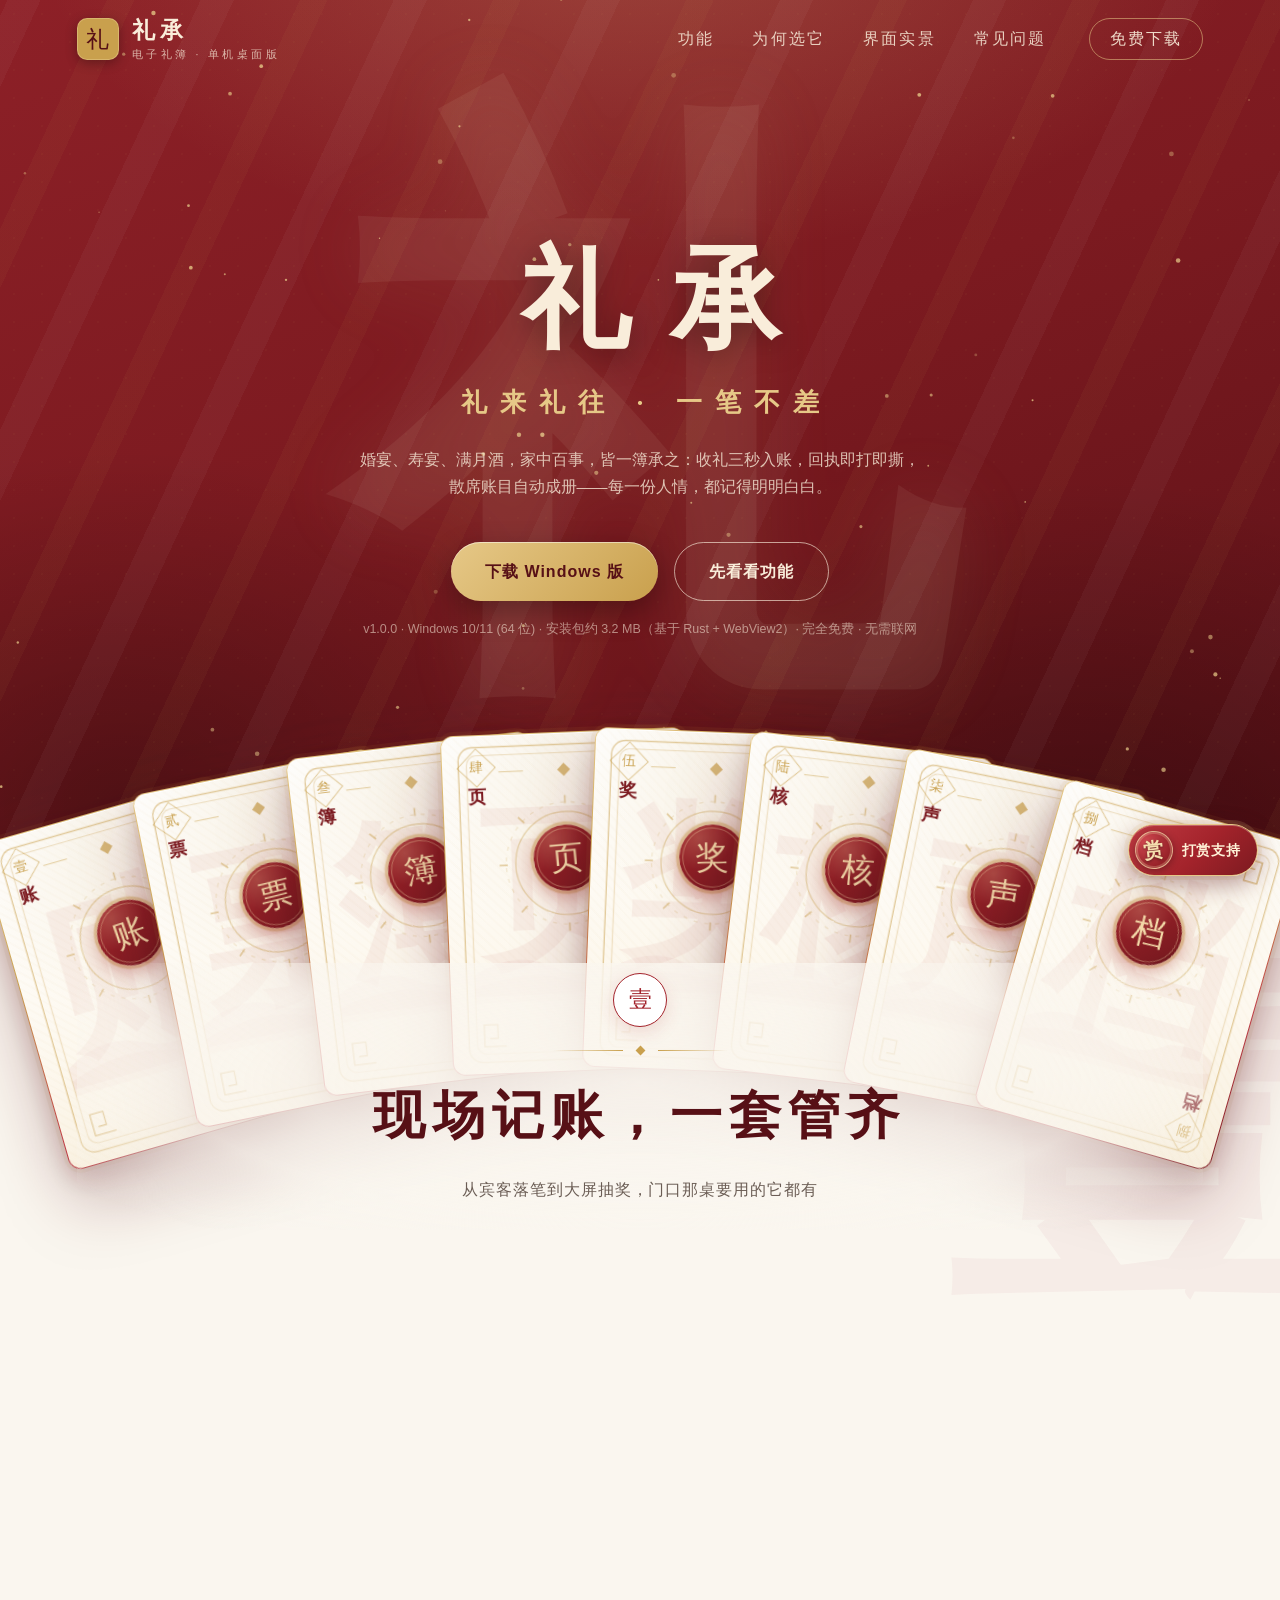
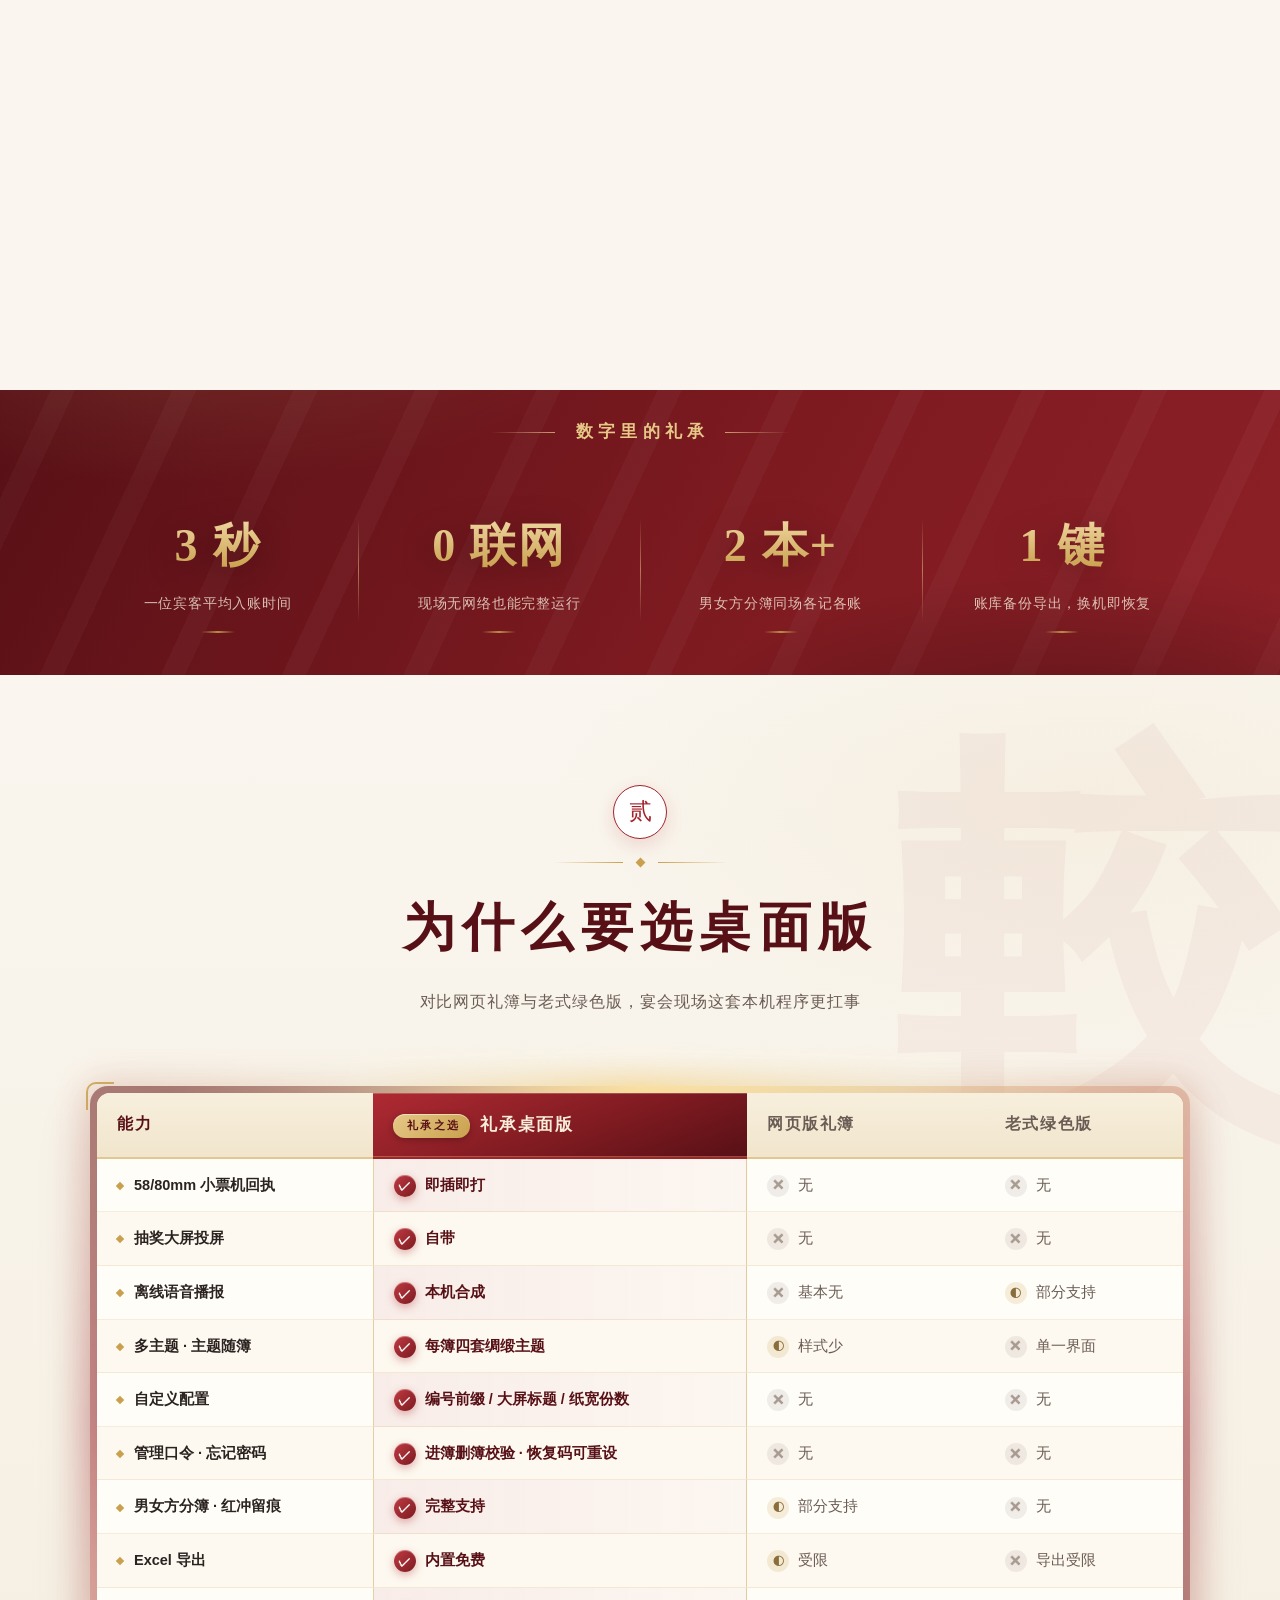
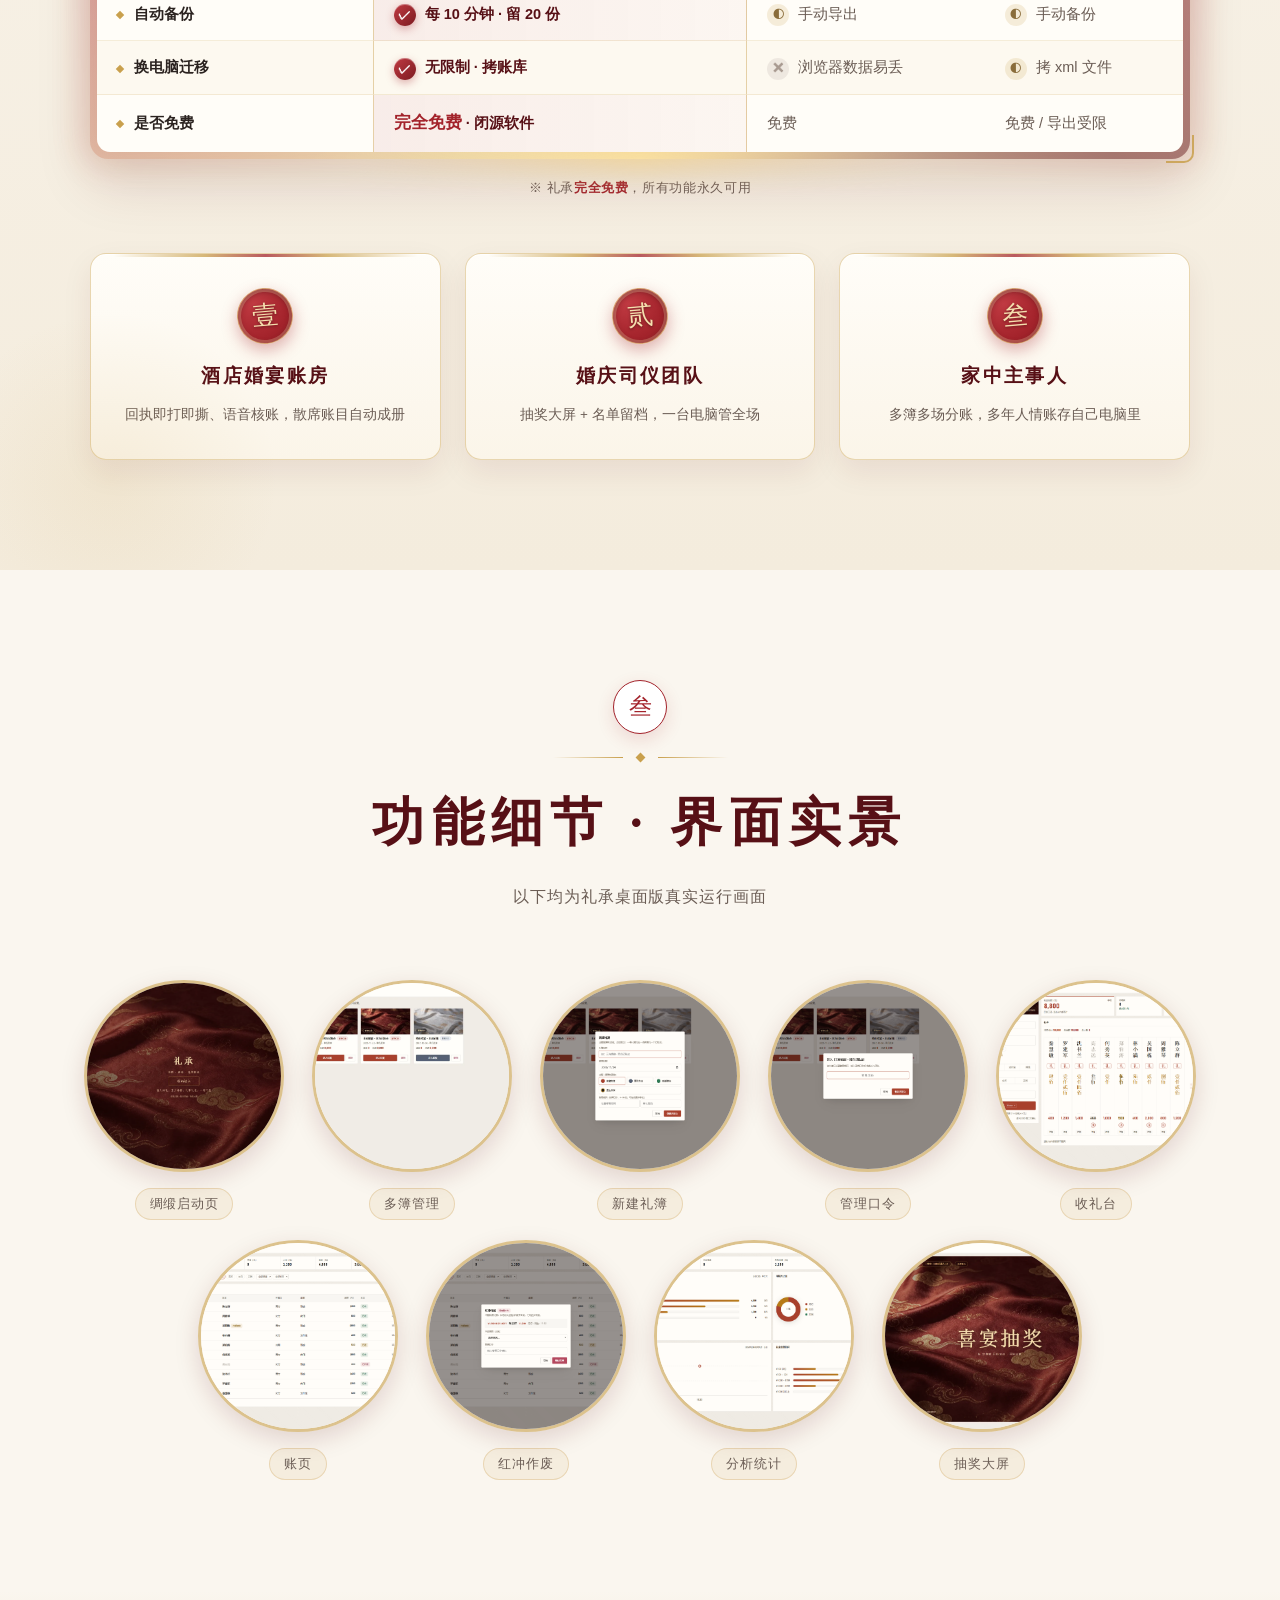
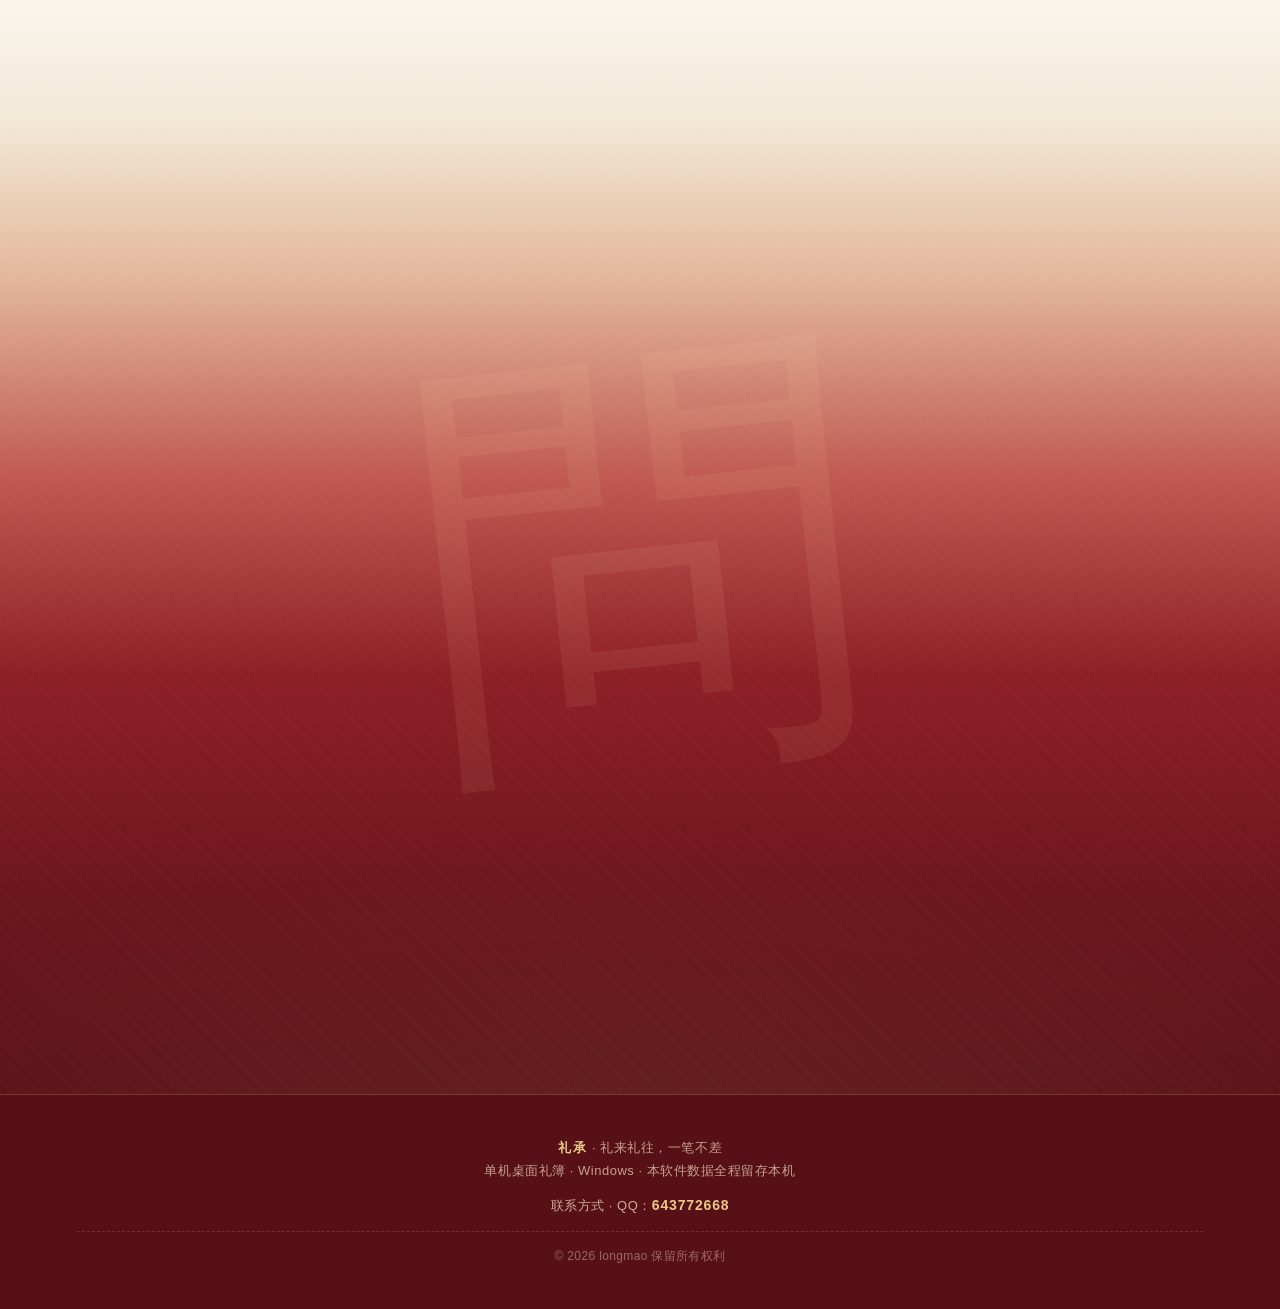
<file: index.html>
<!DOCTYPE html>
<html lang="zh-CN">
<head>
<meta charset="UTF-8">
<meta name="viewport" content="width=device-width, initial-scale=1.0">
<title>礼承 · 单机桌面电子礼簿_礼金记账软件 — 礼来礼往，一笔不差</title>
<meta name="description" content="礼承：面向婚宴、寿宴、满月酒等各类酒席家事的人情礼金记账桌面软件，家中百事皆可一簿承之。单机运行、数据存本机 SQLite，收礼台 3 秒快速入账、自动打印热敏回执、抽奖大屏、多礼簿管理，现场无网络照常使用。">
<meta name="keywords" content="电子礼簿,礼金记账软件,婚礼记账,收礼台,人情记账,婚宴礼簿,单机版礼簿,礼承">
<meta name="robots" content="index, follow">
<meta name="author" content="礼承">
<link rel="canonical" href="https://www.licbook.cn/">
<meta name="theme-color" content="#a3232b">
<link rel="icon" href="data:image/svg+xml,%3Csvg xmlns='http://www.w3.org/2000/svg' viewBox='0 0 32 32'%3E%3Crect width='32' height='32' rx='7' fill='%23a3232b'/%3E%3Ctext x='16' y='22' font-size='18' text-anchor='middle' fill='%23fff' font-family='serif'%3E礼%3C/text%3E%3C/svg%3E">
<!-- Open Graph -->
<meta property="og:type" content="website">
<meta property="og:site_name" content="礼承">
<meta property="og:locale" content="zh_CN">
<meta property="og:title" content="礼承 · 单机桌面电子礼簿 — 礼来礼往，一笔不差">
<meta property="og:description" content="婚宴、寿宴、满月酒，家中百事皆可用的人情礼金记账桌面软件：3 秒入账、热敏回执即打即撕、抽奖大屏，数据全程留存本机。">
<meta property="og:url" content="https://www.licbook.cn/">
<meta property="og:image" content="https://www.licbook.cn/images/fx.png">
<!-- Twitter Card -->
<meta name="twitter:card" content="summary_large_image">
<meta name="twitter:title" content="礼承 · 单机桌面电子礼簿">
<meta name="twitter:description" content="人情礼金记账桌面软件：3 秒入账、回执即打即撕、抽奖大屏，数据留存本机。">
<meta name="twitter:image" content="https://www.licbook.cn/images/fx.png">
<meta name="baidu-site-verification" content="codeva-lKu1ibkWfI" />
<script type="application/ld+json">
{
  "@context": "https://schema.org",
  "@type": "SoftwareApplication",
  "name": "礼承",
  "alternateName": "礼承电子礼簿",
  "image": "https://www.licbook.cn/images/fx.png",
  "description": "面向婚宴、寿宴、满月酒及家中百事的人情礼金记账单机桌面软件，收礼台快速入账、自动打印回执、抽奖大屏，数据留存本机。",
  "operatingSystem": "Windows 10, Windows 11 (64-bit)",
  "applicationCategory": "BusinessApplication",
  "softwareVersion": "1.0.0",
  "url": "https://www.licbook.cn/",
  "downloadUrl": "https://www.licbook.cn/download/licheng-setup-1.0.0.exe",
  "offers": { "@type": "Offer", "price": "0", "priceCurrency": "CNY", "description": "完全免费，所有功能永久可用" }
}
</script>
<script type="application/ld+json">
{
  "@context": "https://schema.org",
  "@type": "FAQPage",
  "mainEntity": [
    { "@type": "Question", "name": "礼承真的免费吗？", "acceptedAnswer": { "@type": "Answer", "text": "礼承完全免费，Excel 导出、小票打印、抽奖大屏、语音播报等功能下载即可永久使用，不阉割、不联网。" } },
    { "@type": "Question", "name": "换电脑了怎么办？", "acceptedAnswer": { "@type": "Answer", "text": "换电脑直接在新机安装即可，没有任何限制。账目迁移很简单：拷贝安装目录下的 licheng.db 或 backups 里的备份文件到新机，账本无缝继续。" } },
    { "@type": "Question", "name": "杀毒软件会报毒吗？", "acceptedAnswer": { "@type": "Answer", "text": "礼承全程无任何网络请求，可在防火墙或任务管理器中验证。未签名的桌面程序偶尔会被个别杀毒软件误报，添加信任即可正常使用；礼承为免费软件，请仅从官网或官方 GitHub Releases 下载安装包。" } },
    { "@type": "Question", "name": "数据存在哪里？会不会丢？", "acceptedAnswer": { "@type": "Answer", "text": "账库是安装目录下的 licheng.db 文件，软件每 10 分钟自动备份一次、保留最近 20 份，设置页也可随时手动备份。断电、误关程序都不丢已入账目。" } },
    { "@type": "Question", "name": "礼承需要联网吗？", "acceptedAnswer": { "@type": "Answer", "text": "不需要。所有功能（含语音播报）均在本机完成，宴会现场无网络照常使用，也不会上传任何数据。" } },
    { "@type": "Question", "name": "小票打印机支持哪些？", "acceptedAnswer": { "@type": "Answer", "text": "常见 58mm / 80mm 热敏小票机，Windows 驱动识别后即可在设置里配置纸宽与打印份数，入账自动出票。" } }
  ]
}
</script>
<link rel="stylesheet" href="css/index.css">
</head>
<body>

<header>
  <div class="brand"><span class="seal serif">礼</span><div class="btxt"><b class="serif">礼承</b><small>电子礼簿 · 单机桌面版</small></div></div>
  <nav>
    <a href="#features">功能</a>
    <a href="#compare">为何选它</a>
    <a href="#gallery">界面实景</a>
    <a href="#faq">常见问题</a>
    <a class="buy" href="https://www.licbook.cn/download/licheng-setup-1.0.0.exe" download>免费下载</a>
  </nav>
</header>

<section class="hero" id="hero">
  <div class="silk"></div>
  <canvas id="ptx"></canvas>
  <div class="wm" id="wm">礼</div>
  <svg class="ribbon r1" viewBox="0 0 400 120" fill="none"><path d="M0 70 C80 10 160 110 240 50 S380 20 400 60" stroke="url(#g1)" stroke-width="26" stroke-linecap="round" opacity=".35"/><defs><linearGradient id="g1" x1="0" y1="0" x2="400" y2="0"><stop stop-color="#e6c887" stop-opacity="0"/><stop offset=".5" stop-color="#e6c887"/><stop offset="1" stop-color="#e6c887" stop-opacity="0"/></linearGradient></defs></svg>
  <svg class="ribbon r2" viewBox="0 0 400 120" fill="none"><path d="M0 50 C90 110 170 10 260 70 S370 100 400 40" stroke="url(#g2)" stroke-width="20" stroke-linecap="round" opacity=".3"/><defs><linearGradient id="g2" x1="0" y1="0" x2="400" y2="0"><stop stop-color="#f9edda" stop-opacity="0"/><stop offset=".5" stop-color="#f9edda"/><stop offset="1" stop-color="#f9edda" stop-opacity="0"/></linearGradient></defs></svg>

  <h1 class="serif" id="bigtitle">礼承</h1>
  <div class="sub serif">礼来礼往 · 一笔不差</div>
  <p class="desc">婚宴、寿宴、满月酒，家中百事，皆一簿承之：收礼三秒入账，回执即打即撕，散席账目自动成册——每一份人情，都记得明明白白。</p>
  <div class="cta">
    <a class="btn btn-main" href="https://www.licbook.cn/download/licheng-setup-1.0.0.exe">下载 Windows 版</a>
    <a class="btn btn-ghost" href="#features">先看看功能</a>
  </div>
  <div class="meta">v1.0.0 · Windows 10/11 (64 位) · 安装包约 3.2 MB（基于 Rust + WebView2）· 完全免费 · 无需联网</div>
  <div class="scroll-hint">⌄</div>
  <div class="wave"><svg viewBox="0 0 1440 90" preserveAspectRatio="none"><path d="M0 40 C240 90 480 0 720 35 S1200 80 1440 30 L1440 90 L0 90 Z" fill="#faf6ef"/></svg></div>
</section>

<!-- 卡牌装饰图案库：回纹角花 / 印章金环 / 墨痕山丘 / 祥云饰线 -->
<svg width="0" height="0" style="position:absolute" aria-hidden="true">
  <symbol id="cardArt" viewBox="0 0 172 249">
    <g fill="none" stroke="#c9a04d" stroke-width="1">
      <rect x="8.5" y="8.5" width="155" height="232" rx="10" opacity=".5"/>
      <rect x="14.5" y="14.5" width="143" height="220" rx="7" opacity=".26"/>
      <!-- 角花只放右上/左下，与左上/右下的牌角标错位呼应 -->
      <path d="M136 20 H152 V36 H142 V26 H148" opacity=".7"/>
      <path d="M36 229 H20 V213 H30 V223 H24" opacity=".7"/>
      <path d="M56 27 H38 M116 27 H134" opacity=".4"/>
      <circle cx="86" cy="96" r="45" opacity=".2" stroke-dasharray="3 5"/>
      <circle cx="86" cy="96" r="38" opacity=".38"/>
      <g stroke-width="1.2" opacity=".48">
        <path d="M86 46 v6 M86 140 v6 M36 96 h6 M130 96 h6"/>
        <path d="M51 61 l4.5 4.5 M121 61 l-4.5 4.5 M51 131 l4.5 -4.5 M121 131 l-4.5 -4.5"/>
      </g>
    </g>
    <rect x="82.6" y="23.6" width="6.8" height="6.8" transform="rotate(45 86 27)" fill="#c9a04d" opacity=".72"/>
    <path d="M14.5 176 Q45 158 72 172 T122 168 Q145 162 157.5 172 L157.5 192 L14.5 192 Z" fill="#a3232b" opacity=".045"/>
    <path d="M14.5 186 Q52 172 86 182 T157.5 180 L157.5 197 L14.5 197 Z" fill="#a3232b" opacity=".035"/>
  </symbol>
</svg>

<section id="features">
<div class="scatter-scene" id="scatterScene" aria-hidden="true">
  <div class="sc-card"><span class="sc-pip tl"><i>壹</i><b>账</b></span><span class="sc-pip br"><i>壹</i><b>账</b></span><span class="sc-gh">账</span><svg class="sc-art" viewBox="0 0 172 249" preserveAspectRatio="xMidYMid meet"><use href="#cardArt"/></svg><div class="sc-ic">账</div><div class="sc-tt">收礼台 · 快速入账</div><div class="sc-ds">宾客姓名电话一点即录，3 秒一位</div></div>
  <div class="sc-card"><span class="sc-pip tl"><i>贰</i><b>票</b></span><span class="sc-pip br"><i>贰</i><b>票</b></span><span class="sc-gh">票</span><svg class="sc-art" viewBox="0 0 172 249" preserveAspectRatio="xMidYMid meet"><use href="#cardArt"/></svg><div class="sc-ic">票</div><div class="sc-tt">回执即打即撕</div><div class="sc-ds">连打连撕热敏回执，当场给票</div></div>
  <div class="sc-card"><span class="sc-pip tl"><i>叁</i><b>簿</b></span><span class="sc-pip br"><i>叁</i><b>簿</b></span><span class="sc-gh">簿</span><svg class="sc-art" viewBox="0 0 172 249" preserveAspectRatio="xMidYMid meet"><use href="#cardArt"/></svg><div class="sc-ic">簿</div><div class="sc-tt">多礼簿管理</div><div class="sc-ds">婚丧寿乔迁多场同办，分簿分账</div></div>
  <div class="sc-card"><span class="sc-pip tl"><i>肆</i><b>页</b></span><span class="sc-pip br"><i>肆</i><b>页</b></span><span class="sc-gh">页</span><svg class="sc-art" viewBox="0 0 172 249" preserveAspectRatio="xMidYMid meet"><use href="#cardArt"/></svg><div class="sc-ic">页</div><div class="sc-tt">礼簿账页</div><div class="sc-ds">竖排名帖式账页，红冲作废可查</div></div>
  <div class="sc-card"><span class="sc-pip tl"><i>伍</i><b>奖</b></span><span class="sc-pip br"><i>伍</i><b>奖</b></span><span class="sc-gh">奖</span><svg class="sc-art" viewBox="0 0 172 249" preserveAspectRatio="xMidYMid meet"><use href="#cardArt"/></svg><div class="sc-ic">奖</div><div class="sc-tt">抽奖大屏</div><div class="sc-ds">滚动开奖投给宾客，名单留档</div></div>
  <div class="sc-card"><span class="sc-pip tl"><i>陆</i><b>核</b></span><span class="sc-pip br"><i>陆</i><b>核</b></span><span class="sc-gh">核</span><svg class="sc-art" viewBox="0 0 172 249" preserveAspectRatio="xMidYMid meet"><use href="#cardArt"/></svg><div class="sc-ic">核</div><div class="sc-tt">分析统计</div><div class="sc-ds">总额笔数渠道归属，事后对账不慌</div></div>
  <div class="sc-card"><span class="sc-pip tl"><i>柒</i><b>声</b></span><span class="sc-pip br"><i>柒</i><b>声</b></span><span class="sc-gh">声</span><svg class="sc-art" viewBox="0 0 172 249" preserveAspectRatio="xMidYMid meet"><use href="#cardArt"/></svg><div class="sc-ic">声</div><div class="sc-tt">入账语音播报</div><div class="sc-ds">每笔自动报账，嘈杂现场能核账</div></div>
  <div class="sc-card"><span class="sc-pip tl"><i>捌</i><b>档</b></span><span class="sc-pip br"><i>捌</i><b>档</b></span><span class="sc-gh">档</span><svg class="sc-art" viewBox="0 0 172 249" preserveAspectRatio="xMidYMid meet"><use href="#cardArt"/></svg><div class="sc-ic">档</div><div class="sc-tt">数据在本机</div><div class="sc-ds">本地账库，一键备份</div></div>
</div>

  <div class="sec-head reveal">
    <div class="no">壹</div>
    <div class="orn"><i></i></div>
    <h2 class="serif">现场记账，一套管齐</h2>
    <p>从宾客落笔到大屏抽奖，门口那桌要用的它都有</p>
  </div>
  <div class="fgrid">
    <div class="fcard reveal"><span class="no">壹</span><div class="ic">账</div><h3>收礼台 · 快速入账</h3><p>姓名拼音首字母检索、金额快捷档、大写金额实时生成，回车即入账，重复礼金自动提醒。</p></div>
    <div class="fcard reveal"><span class="no">贰</span><div class="ic">票</div><h3>回执即打即撕</h3><p>入账自动连打小票回执，58/80mm 热敏小票机即插即用，份数与字段可配。</p></div>
    <div class="fcard reveal"><span class="no">叁</span><div class="ic">簿</div><h3>多礼簿管理</h3><p>男方女方分开记账、流水号前缀独立，每本礼簿自带管理密码与绸缎主题。</p></div>
    <div class="fcard reveal"><span class="no">肆</span><div class="ic">页</div><h3>礼簿账页</h3><p>竖排名帖式账页、红冲作废、退礼标注、按页栏数自适应不同屏幕。</p></div>
    <div class="fcard reveal"><span class="no">伍</span><div class="ic">奖</div><h3>抽奖大屏</h3><p>奖品池、中奖名单、滚动开奖一体，现场大屏直接投给宾客看。</p></div>
    <div class="fcard reveal"><span class="no">陆</span><div class="ic">核</div><h3>分析统计</h3><p>礼金总额、笔数、渠道占比、双方归属一目了然，事后对账不慌。</p></div>
    <div class="fcard reveal"><span class="no">柒</span><div class="ic">声</div><h3>入账语音播报</h3><p>每收一笔自动播报「××送礼××元」，嘈杂现场也能核账，可随时关闭。</p></div>
    <div class="fcard reveal"><span class="no">捌</span><div class="ic">档</div><h3>数据在本机</h3><p>本地账库随程序目录存放，一键备份；锁屏绸缎界面防误碰。</p></div>
  </div>

</section>

<section id="details" class="strip">
  <div class="cap reveal"><i></i><b class="serif">数字里的礼承</b><i></i></div>
  <div class="wrap">
    <div class="sitem reveal"><div class="num serif">3 秒</div><div class="lbl">一位宾客平均入账时间</div></div>
    <div class="sitem reveal"><div class="num serif">0 联网</div><div class="lbl">现场无网络也能完整运行</div></div>
    <div class="sitem reveal"><div class="num serif">2 本+</div><div class="lbl">男女方分簿同场各记各账</div></div>
    <div class="sitem reveal"><div class="num serif">1 键</div><div class="lbl">账库备份导出，换机即恢复</div></div>
  </div>
</section>

<section id="compare">
  <div class="sec-head reveal">
    <div class="no">贰</div>
    <div class="orn"><i></i></div>
    <h2 class="serif">为什么要选桌面版</h2>
    <p>对比网页礼簿与老式绿色版，宴会现场这套本机程序更扛事</p>
  </div>
  <div class="cmp reveal">
    <div class="cmp-frame">
      <div class="cmp-halo" aria-hidden="true"></div>
      <div class="scroll-x">
      <table>
        <thead><tr>
          <th>能力</th>
          <th class="us"><em>礼承之选</em>礼承桌面版</th>
          <th>网页版礼簿</th>
          <th>老式绿色版</th>
        </tr></thead>
        <tbody>
          <tr><td>58/80mm 小票机回执</td><td class="us"><i class="ok">✓</i>即插即打</td><td><i class="no">✕</i>无</td><td><i class="no">✕</i>无</td></tr>
          <tr><td>抽奖大屏投屏</td><td class="us"><i class="ok">✓</i>自带</td><td><i class="no">✕</i>无</td><td><i class="no">✕</i>无</td></tr>
          <tr><td>离线语音播报</td><td class="us"><i class="ok">✓</i>本机合成</td><td><i class="no">✕</i>基本无</td><td><i class="half">◐</i>部分支持</td></tr>
          <tr><td>多主题 · 主题随簿</td><td class="us"><i class="ok">✓</i>每簿四套绸缎主题</td><td><i class="half">◐</i>样式少</td><td><i class="no">✕</i>单一界面</td></tr>
          <tr><td>自定义配置</td><td class="us"><i class="ok">✓</i>编号前缀 / 大屏标题 / 纸宽份数</td><td><i class="no">✕</i>无</td><td><i class="no">✕</i>无</td></tr>
          <tr><td>管理口令 · 忘记密码</td><td class="us"><i class="ok">✓</i>进簿删簿校验 · 恢复码可重设</td><td><i class="no">✕</i>无</td><td><i class="no">✕</i>无</td></tr>
          <tr><td>男女方分簿 · 红冲留痕</td><td class="us"><i class="ok">✓</i>完整支持</td><td><i class="half">◐</i>部分支持</td><td><i class="no">✕</i>无</td></tr>
          <tr><td>Excel 导出</td><td class="us"><i class="ok">✓</i>内置免费</td><td><i class="half">◐</i>受限</td><td><i class="no">✕</i>导出受限</td></tr>
          <tr><td>自动备份</td><td class="us"><i class="ok">✓</i>每 10 分钟 · 留 20 份</td><td><i class="half">◐</i>手动导出</td><td><i class="half">◐</i>手动备份</td></tr>
          <tr><td>换电脑迁移</td><td class="us"><i class="ok">✓</i>无限制 · 拷账库</td><td><i class="no">✕</i>浏览器数据易丢</td><td><i class="half">◐</i>拷 xml 文件</td></tr>
          <tr><td>是否免费</td><td class="us"><b>完全免费</b> · 闭源软件</td><td>免费</td><td>免费 / 导出受限</td></tr>
        </tbody>
      </table>
      </div>
    </div>
    <p class="cmp-note">※ 礼承<b>完全免费</b>，所有功能永久可用</p>
  </div>
  <div class="who reveal">
    <div class="wcard"><span class="w-seal serif">壹</span><b class="serif">酒店婚宴账房</b><span>回执即打即撕、语音核账，散席账目自动成册</span></div>
    <div class="wcard"><span class="w-seal serif">贰</span><b class="serif">婚庆司仪团队</b><span>抽奖大屏 + 名单留档，一台电脑管全场</span></div>
    <div class="wcard"><span class="w-seal serif">叁</span><b class="serif">家中主事人</b><span>多簿多场分账，多年人情账存自己电脑里</span></div>
  </div>
</section>

<section id="gallery">
  <div class="sec-head reveal">
    <div class="no">叁</div>
    <div class="orn"><i></i></div>
    <h2 class="serif">功能细节 · 界面实景</h2>
    <p>以下均为礼承桌面版真实运行画面</p>
  </div>
  <div class="circle-gallery reveal">
    <div class="circle-row">
      <div class="circle-item"><div class="circle-frame"><img src="images/01-splash.webp" loading="lazy" alt="启动页"></div><span class="circle-label">绸缎启动页</span></div>
      <div class="circle-item"><div class="circle-frame"><img src="images/02-home.webp" loading="lazy" alt="礼簿列表"></div><span class="circle-label">多簿管理</span></div>
      <div class="circle-item"><div class="circle-frame"><img src="images/03-book-modal.png" loading="lazy" alt="新建礼簿"></div><span class="circle-label">新建礼簿</span></div>
      <div class="circle-item"><div class="circle-frame"><img src="images/04-enter-password.png" loading="lazy" alt="管理口令"></div><span class="circle-label">管理口令</span></div>
      <div class="circle-item"><div class="circle-frame"><img src="images/05-desk.png" loading="lazy" alt="收礼台"></div><span class="circle-label">收礼台</span></div>
    </div>
    <div class="circle-row">
      <div class="circle-item"><div class="circle-frame"><img src="images/06-ledger.png" loading="lazy" alt="礼簿账页"></div><span class="circle-label">账页</span></div>
      <div class="circle-item"><div class="circle-frame"><img src="images/07-void.png" loading="lazy" alt="红冲作废"></div><span class="circle-label">红冲作废</span></div>
      <div class="circle-item"><div class="circle-frame"><img src="images/08-stats.png" loading="lazy" alt="分析统计"></div><span class="circle-label">分析统计</span></div>
      <div class="circle-item"><div class="circle-frame"><img src="images/11-lottery.webp" loading="lazy" alt="抽奖大屏"></div><span class="circle-label">抽奖大屏</span></div>
    </div>
  </div>
</section>

<section id="faq">
  <div class="sec-head reveal">
    <div class="no">肆</div>
    <div class="orn"><i></i></div>
    <h2 class="serif">常见问题</h2>
  </div>
  <div class="faq reveal">
    <details><summary><span class="qno">壹</span>礼承真的免费吗？<i class="fold"></i></summary><p>礼承<b>完全免费</b>：Excel 导出、小票打印、抽奖大屏、语音播报<b>所有功能永久可用</b>，不联网、不阉割。</p></details>
    <details><summary><span class="qno">贰</span>换电脑了怎么办？<i class="fold"></i></summary><p>换电脑直接安装即可，没有任何限制。账目迁移也简单：拷 <code>licheng.db</code> 或 backups 里的备份文件到新机，账本无缝继续。</p></details>
    <details><summary><span class="qno">叁</span>杀毒软件会报毒吗？<i class="fold"></i></summary><p>礼承<b>全程无任何网络请求</b>，可在防火墙或任务管理器中验证。未签名的桌面程序偶尔被个别杀毒软件误报，添加信任即可正常使用。</p></details>
    <details><summary><span class="qno">肆</span>数据存在哪里？会不会丢？<i class="fold"></i></summary><p>账库是安装目录下的 licheng.db 文件，软件<b>每 10 分钟自动备份一次、保留最近 20 份</b>，设置页也可随时手动备份。断电、误关程序都不丢已入账目。</p></details>
    <details><summary><span class="qno">伍</span>需要联网吗？<i class="fold"></i></summary><p>不需要。所有功能（含语音播报）均在本机完成，宴会现场无网络照常使用，也不会上传任何数据。</p></details>
    <details><summary><span class="qno">陆</span>小票打印机支持哪些？<i class="fold"></i></summary><p>常见 58mm / 80mm 热敏小票机，Windows 驱动识别后即可在设置里配置纸宽与打印份数，入账自动出票。</p></details>
  </div>
  <!-- 板块底部下载栏 -->
  <div class="faq-dl reveal">
    <span class="fd-seal">礼</span>
    <div class="fd-txt">
      <b class="serif">现在就把礼承带回宴会现场</b>
      <span>Windows 10 / 11 · 免安装单机版 · 数据全程留存本机</span>
    </div>
    <a class="btn btn-main" href="https://www.licbook.cn/download/licheng-setup-1.0.0.exe">下载 Windows 版</a>
  </div>
</section>

<footer>
  <b class="serif">礼承</b> · 礼来礼往，一笔不差<br>
  单机桌面礼簿 · Windows · 本软件数据全程留存本机
  <div class="footer-contact">联系方式 · QQ：<b class="num">643772668</b></div>
  <div class="beian">
    © 2026 longmao 保留所有权利
  </div>
</footer>

<script>
  const io = new IntersectionObserver(es => es.forEach(e => { if (e.isIntersecting) { e.target.classList.add('on'); io.unobserve(e.target); } }), { threshold: .12 });
  document.querySelectorAll('.reveal').forEach(el => io.observe(el));

  // 扇形封面阵：扇形（首屏底部）→ 收拢成横排列表，直接落位为第二屏内容 → 离开功能区才淡出
  (function () {
    const scene = document.getElementById('scatterScene');
    if (!scene) return;
    const cards = Array.from(scene.children);
    const n = cards.length;
    const feat = document.getElementById('features');
    let live = false, geom = [];
    const clamp = v => Math.min(1, Math.max(0, v));
    function layout() {
      live = innerWidth >= 1000 && !matchMedia('(prefers-reduced-motion: reduce)').matches;
      scene.classList.toggle('on', live);
      if (!live) return;
      const W = scene.clientWidth, vh = innerHeight;  // 宽度取容器、高度取视口（区块含礼簿实拍后高于一屏）
      // 八卡实际尺寸一致，扇形与列表同大小（不缩放）
      // 两排顶边以标题区实际底缘为准，绝不被文字遮挡；空间不足则等比缩卡
      const head = feat.querySelector('.sec-head');
      const headB = head.offsetTop + head.offsetHeight;
      let w = Math.round(Math.min(W * .48, vh * .60)), h = Math.round(w * 1.55);
      const avail = vh - headB - vh * .04;
      if (h * 2.05 > avail) { h = Math.floor(avail / 2.05); w = Math.round(h / 1.45); }
      if (w < 210) { w = 210; h = Math.round(w * 1.45); }   // 可读性下限：放不下就加高区块滚动，不再压卡
      w += 35; h += 35; // 卡牌尺寸加 50px（放在钳制之后，避免被自适应缩回）
      const hg = w * .16, vg = h * .05, blk = headB + vh * .02;
      feat.style.minHeight = Math.max(Math.ceil(vh * 1.05), Math.ceil(blk + 2 * h + vg + vh * .05)) + 'px';
      // 规范手牌阵：等距铺开（每张偏移 0.58 卡宽，均匀叠压 42%），旋转 -21°~+21° 等差，左→右一张压一张
      const half = (n - 1) / 2, step = w * .58, rStep = 32 / (n - 1), arc = h * .22;
      geom = cards.map((c, i) => {
        c.style.setProperty('--w', w + 'px');
        c.style.setProperty('--h', h + 'px');
        const t = (i - half) / half;                    // -1..+1 均匀参数
        return {
          fx: W / 2 + (i - half) * step - w / 2,
          fy: -h / 2 + arc * t * t,                     // 扇形骑在区块顶边：上半溢出进首屏、下半不出区块
          r: (i - half) * rStep,
          z: i + 1,
          rx: W / 2 + (i % 4 - 1.5) * (w + hg) - w / 2,// 两排位：上排壹-肆、下排伍-捌
          ry: blk + (i < 4 ? 0 : h + vg)
        };
      });
      apply();
    }
    function apply() {
      if (!live) return;
      const vh = innerHeight, s = scrollY, top = feat.offsetTop;
      // 区块顶边进屏即见半露扇形；第二屏对齐瞬间（top）收拢成两排，之后卡牌随区块一起滚出，绝不越下界
      const p1 = clamp((s - top + vh) / (vh * .9));
      const e1 = p1 * p1 * (3 - 2 * p1);
      scene.style.setProperty('--copy', e1.toFixed(3));
      scene.classList.toggle('listed', e1 > .98);
      cards.forEach((c, i) => {
        const g = geom[i];
        const x = g.fx + (g.rx - g.fx) * e1;
        const y = g.fy + (g.ry - g.fy) * e1;
        c.style.transform = `translate(${x}px, ${y}px) rotate(${(g.r * (1 - e1)).toFixed(2)}deg) translateY(var(--lift, 0px)) perspective(700px) rotateX(var(--tx, 0deg)) rotateY(var(--ty, 0deg)) scale(var(--ts, 1))`;
        c.style.zIndex = g.z;
      });
    }
    let raf = 0;
    addEventListener('scroll', () => { if (!raf) raf = requestAnimationFrame(() => { raf = 0; apply(); }); }, { passive: true });
    let rt; addEventListener('resize', () => { clearTimeout(rt); rt = setTimeout(layout, 150); });
    layout();
  })();

  // 顶栏：滚出首屏后变纸色
  const hero = document.getElementById('hero'), hdr = document.querySelector('header');
  addEventListener('scroll', () => hdr.classList.toggle('scrolled', scrollY > hero.offsetHeight - 70), { passive: true });

  // 标题逐字入场
  const t = document.getElementById('bigtitle');
  t.innerHTML = [...t.textContent].map((c, i) => `<span class="ch" style="animation-delay:${.15 + i * .18}s">${c}</span>`).join('');

  // 金色粒子：缓缓上浮、明灭
  const cv = document.getElementById('ptx'), cx = cv.getContext('2d');
  let W, H, pts = [];
  function fit() {
    W = cv.width = hero.clientWidth; H = cv.height = hero.clientHeight;
    pts = Array.from({ length: 70 }, () => ({
      x: Math.random() * W, y: Math.random() * H, r: .6 + Math.random() * 1.8,
      v: .15 + Math.random() * .45, a: Math.random() * Math.PI * 2, s: .4 + Math.random() * .8
    }));
  }
  fit(); addEventListener('resize', fit);
  (function tick() {
    cx.clearRect(0, 0, W, H);
    for (const p of pts) {
      p.y -= p.v; p.a += .012 * p.s;
      if (p.y < -6) { p.y = H + 6; p.x = Math.random() * W; }
      const al = .25 + .55 * Math.abs(Math.sin(p.a));
      cx.beginPath(); cx.arc(p.x, p.y, p.r, 0, 7);
      cx.fillStyle = `rgba(230, 200, 135, ${al})`; cx.fill();
    }
    requestAnimationFrame(tick);
  })();

  // 鼠标视差：水印与飘带轻移
  const wm = document.getElementById('wm');
  hero.addEventListener('mousemove', e => {
    const dx = (e.clientX / innerWidth - .5), dy = (e.clientY / innerHeight - .5);
    wm.style.marginLeft = dx * 30 + 'px'; wm.style.marginTop = dy * 20 + 'px';
    document.querySelectorAll('.ribbon').forEach((r, i) => {
      r.style.translate = `${dx * (i ? -18 : 14)}px ${dy * (i ? -12 : 10)}px`;
    });
  });

  // 卡牌 3D 倾斜：列表态下鼠标在卡牌上移动时，卡牌随光标倾斜（变量叠加，不覆盖滚动定位）
  (function cardTilt(){
    const cards = document.querySelectorAll('.sc-card');
    if (!cards.length || matchMedia('(prefers-reduced-motion: reduce)').matches) return;
    const MAX = 12; // 最大倾斜角度
    cards.forEach(card => {
      card.addEventListener('mousemove', e => {
        const r = card.getBoundingClientRect();
        const x = (e.clientX - r.left) / r.width - .5;   // -0.5..0.5
        const y = (e.clientY - r.top) / r.height - .5;
        card.style.setProperty('--tx', (-y * MAX * 2).toFixed(1) + 'deg');
        card.style.setProperty('--ty', (x * MAX * 2).toFixed(1) + 'deg');
        card.style.setProperty('--ts', '1.05');
      });
      card.addEventListener('mouseleave', () => {
        card.style.setProperty('--tx', '0deg');
        card.style.setProperty('--ty', '0deg');
        card.style.setProperty('--ts', '1');
      });
    });
  })();

  // 磁吸按钮：光标进入按钮周围吸附圈即被牵引跟随，离开后弹回原位
  (function magnet(){
    const btn = document.querySelector('.hero .btn-main');
    if (!btn || matchMedia('(prefers-reduced-motion: reduce)').matches) return;
    const RADIUS = 80; // 吸附半径（px）
    let raf = 0, tx = 0, ty = 0, cx = 0, cy = 0;
    hero.addEventListener('mousemove', e => {
      const r = btn.getBoundingClientRect();
      const bx = r.left + r.width / 2, by = r.top + r.height / 2;
      const dx = e.clientX - bx, dy = e.clientY - by;
      const dist = Math.hypot(dx, dy);
      if (dist < RADIUS + Math.max(r.width, r.height) / 2) {
        tx = dx * .30; ty = dy * .38; // 圈内按固定比例追随光标，按钮主动迎向鼠标
      } else { tx = 0; ty = 0; }
      if (!raf) raf = requestAnimationFrame(loop);
    });
    hero.addEventListener('mouseleave', () => { tx = 0; ty = 0; if (!raf) raf = requestAnimationFrame(loop); });
    function loop() { // 缓动逼近，回弹有余韵
      cx += (tx - cx) * .16; cy += (ty - cy) * .16;
      btn.style.setProperty('--mx', cx.toFixed(1) + 'px');
      btn.style.setProperty('--my', cy.toFixed(1) + 'px');
      if (Math.abs(tx - cx) > .1 || Math.abs(ty - cy) > .1) raf = requestAnimationFrame(loop);
      else { btn.style.setProperty('--mx', tx + 'px'); btn.style.setProperty('--my', ty + 'px'); raf = 0; }
    }
  })();
</script>

<!-- 漂浮打赏码 -->
<div class="reward" id="reward">
  <div class="reward-card" id="rewardCard">
    <button class="reward-close" id="rewardClose" aria-label="关闭">×</button>
    <div class="reward-title serif">赏</div>
    <div class="reward-sub">礼承免费下载 · 若帮到您，欢迎打赏</div>
    <img src="images/reward-wechat.jpg" alt="微信打赏码" loading="lazy">
    <div class="reward-tip">微信扫一扫 · 感谢支持</div>
  </div>
  <button class="reward-fab" id="rewardFab" aria-label="打赏支持" aria-expanded="false">
    <span class="reward-fab-seal serif">赏</span>
    <span class="reward-fab-text" id="rewardFabText">打赏支持</span>
  </button>
</div>
<script>
(function rewardWidget(){
  const box = document.getElementById('reward');
  const fab = document.getElementById('rewardFab');
  const fabText = document.getElementById('rewardFabText');
  const card = document.getElementById('rewardCard');
  const close = document.getElementById('rewardClose');
  if (!box || !fab || !card || !close) return;
  let dismissed = false; // 用户手动关闭后，本轮停留在底部不再自动弹出
  const toggle = (on) => {
    box.classList.toggle('open', on);
    fab.setAttribute('aria-expanded', String(on));
    if (fabText) fabText.textContent = on ? '收起二维码' : '打赏支持';
  };
  fab.addEventListener('click', () => {
    const next = !box.classList.contains('open');
    toggle(next);
    if (next) dismissed = false;      // 手动打开即解除抑制
    else dismissed = true;            // 手动收起则抑制自动弹出
  });
  close.addEventListener('click', () => { toggle(false); dismissed = true; });
  document.addEventListener('click', (e) => {
    if (box.classList.contains('open') && !box.contains(e.target)) { toggle(false); dismissed = true; }
  });
  document.addEventListener('keydown', (e) => { if (e.key === 'Escape') toggle(false); });

  // 滚动联动：向下滚到接近底部自动弹出，向上滚自动收起
  let lastY = window.scrollY;
  let ticking = false;
  const THRESHOLD = 1000; // 距底部 1000px 内视为「快到底」
  const SLOP = 4;        // 方向判定死区，避免微小抖动误触发
  function onScroll() {
    if (ticking) return;
    ticking = true;
    requestAnimationFrame(() => {
      const y = window.scrollY;
      const doc = document.documentElement;
      const nearBottom = (y + window.innerHeight) >= (doc.scrollHeight - THRESHOLD);
      if (!nearBottom) dismissed = false;                 // 离开底部区域 → 解除抑制
      if (y > lastY + SLOP && nearBottom && !dismissed) toggle(true); // 向下且快到底 → 弹出
      else if (y < lastY - SLOP) { toggle(false); dismissed = false; } // 向上滚 → 收起
      lastY = y;
      ticking = false;
    });
  }
  window.addEventListener('scroll', onScroll, { passive: true });
})();
</script>
</body>
</html>
</file>
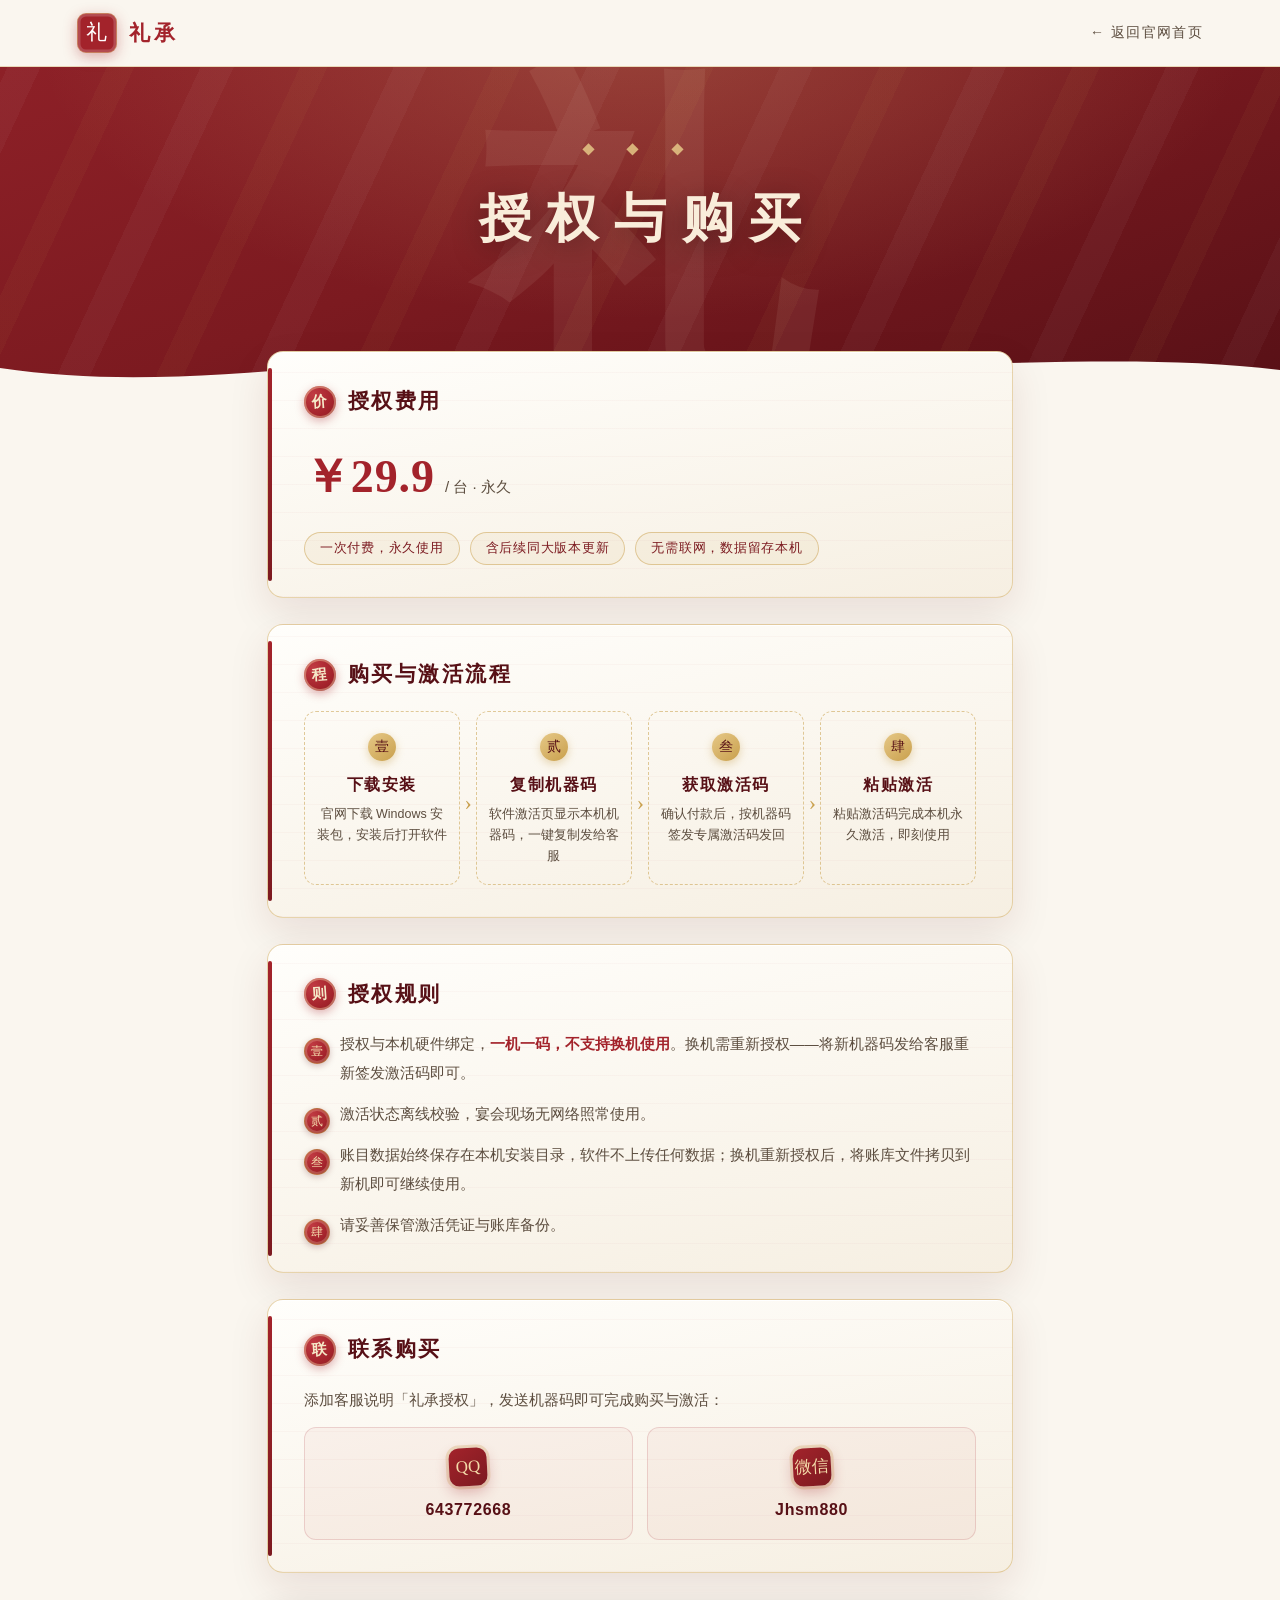
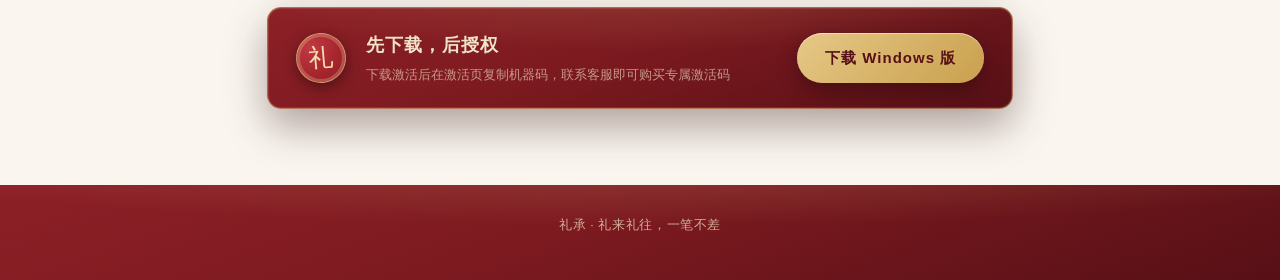
<file: buy.html>
<!DOCTYPE html>
<html lang="zh-CN">
<head>
<meta charset="UTF-8">
<meta name="viewport" content="width=device-width, initial-scale=1">
<title>礼承授权与购买 · 一机一码永久激活 — 礼承电子礼簿</title>
<meta name="description" content="礼承电子礼簿单机版授权说明：一机一码、永久激活、离线校验，不支持换机、换机需重新授权。查看授权费用、购买激活流程与授权规则，添加客服发送机器码即可获取激活码。">
<meta name="keywords" content="礼承授权,电子礼簿激活,一机一码,机器码,激活码,礼金记账软件授权">
<meta name="robots" content="index, follow">
<meta name="author" content="礼承">
<link rel="canonical" href="https://longsmao.github.io/buy.html">
<meta name="theme-color" content="#a3232b">
<link rel="icon" href="data:image/svg+xml,%3Csvg xmlns='http://www.w3.org/2000/svg' viewBox='0 0 32 32'%3E%3Crect width='32' height='32' rx='7' fill='%23a3232b'/%3E%3Ctext x='16' y='22' font-size='18' text-anchor='middle' fill='%23fff' font-family='serif'%3E礼%3C/text%3E%3C/svg%3E">
<!-- Open Graph -->
<meta property="og:type" content="website">
<meta property="og:site_name" content="礼承">
<meta property="og:locale" content="zh_CN">
<meta property="og:title" content="礼承授权与购买 · 一机一码永久激活">
<meta property="og:description" content="礼承电子礼簿单机版授权说明：一机一码、永久激活、离线校验，不支持换机、换机需重新授权。">
<meta property="og:url" content="https://longsmao.github.io/buy.html">
<meta property="og:image" content="https://longsmao.github.io/images/fx.png">
<script type="application/ld+json">
{
  "@context": "https://schema.org",
  "@type": "Product",
  "name": "礼承单机版永久授权",
  "brand": { "@type": "Brand", "name": "礼承" },
  "description": "一机一码、永久激活、离线校验的单机桌面电子礼簿授权。授权绑定本机硬件，不支持换机；换机需重新授权。",
  "category": "软件授权",
  "offers": { "@type": "Offer", "price": "29.9", "priceCurrency": "CNY" }
}
</script>
<link rel="stylesheet" href="css/license.css">
</head>
<body>
<header>
  <a class="brand" href="index.html"><span class="seal">礼</span><b>礼承</b></a>
  <a class="back" href="index.html">← 返回官网首页</a>
</header>

<div class="banner">
  <div class="silk"></div>
  <div class="wm serif">礼</div>
  <div class="orn">◆ ◆ ◆</div>
  <h1>授权与购买</h1>
  <p>单机桌面版 · 一机一码 · 永久激活 · 离线校验</p>
  <div class="wave">
    <svg viewBox="0 0 1440 70" preserveAspectRatio="none"><path d="M0,40 C240,72 480,8 760,30 C1020,50 1240,20 1440,42 L1440,70 L0,70 Z" fill="#faf6ef"/></svg>
  </div>
</div>

<main>
  <section class="card">
    <h2><i>价</i>授权费用</h2>
    <div class="price"><span class="now serif">￥29.9</span><span class="unit">/ 台 · 永久</span></div>
    <div class="tags">
      <span>一次付费，永久使用</span><span>含后续同大版本更新</span><span>无需联网，数据留存本机</span>
    </div>
  </section>

  <section class="card">
    <h2><i>程</i>购买与激活流程</h2>
    <div class="steps">
      <div class="step"><span class="n">壹</span><b>下载安装</b><em>官网下载 Windows 安装包，安装后打开软件</em></div>
      <div class="step"><span class="n">贰</span><b>复制机器码</b><em>软件激活页显示本机机器码，一键复制发给客服</em></div>
      <div class="step"><span class="n">叁</span><b>获取激活码</b><em>确认付款后，按机器码签发专属激活码发回</em></div>
      <div class="step"><span class="n">肆</span><b>粘贴激活</b><em>粘贴激活码完成本机永久激活，即刻使用</em></div>
    </div>
  </section>

  <section class="card">
    <h2><i>则</i>授权规则</h2>
    <ul class="rules">
      <li>授权与本机硬件绑定，<b>一机一码，不支持换机使用</b>。换机需重新授权——将新机器码发给客服重新签发激活码即可。</li>
      <li>激活状态离线校验，宴会现场无网络照常使用。</li>
      <li>账目数据始终保存在本机安装目录，软件不上传任何数据；换机重新授权后，将账库文件拷贝到新机即可继续使用。</li>
      <li>请妥善保管激活凭证与账库备份。</li>
    </ul>
  </section>

  <section class="card">
    <h2><i>联</i>联系购买</h2>
    <p class="lead">添加客服说明「礼承授权」，发送机器码即可完成购买与激活：</p>
    <div class="contact">
      <div><span class="ico">QQ</span><span>643772668</span></div>
      <div><span class="ico">微信</span><span>Jhsm880</span></div>
    </div>
  </section>

  <div class="dlbar">
    <span class="fd-seal">礼</span>
    <div class="fd-txt"><b>先下载，后授权</b><span>下载激活后在激活页复制机器码，联系客服即可购买专属激活码</span></div>
    <a class="btn" href="https://github.com/longsmao/longsmao.github.io/releases/download/v1.0.0/licheng-setup-1.0.0.exe">下载 Windows 版</a>
  </div>
</main>

<footer>礼承 · 礼来礼往，一笔不差</footer>
</body>
</html>
</file>
<file: css/index.css>
:root {
    --red: #a3232b;
    --red-deep: #7c1a20;
    --red-dark: #571016;
    --gold: #c9a04d;
    --gold-light: #e6c887;
    --paper: #faf6ef;
    --ink: #2b2320;
    --ink-2: #6b5d55;
    --line: rgba(163, 35, 43, .14);
  }
  * { margin: 0; padding: 0; box-sizing: border-box; }
  html { scroll-behavior: smooth; }
  body {
    font-family: "PingFang SC", "Microsoft YaHei", "Hiragino Sans GB", sans-serif;
    background: var(--paper); color: var(--ink); line-height: 1.7;
    overflow-x: hidden;
  }
  .serif { font-family: "Noto Serif SC", "Songti SC", "SimSun", serif; }

  /* 顶栏 */
  header {
    position: fixed; top: 0; left: 0; right: 0; z-index: 50;
    display: flex; align-items: center; justify-content: space-between;
    padding: 18px 6vw;
    background: transparent; border-bottom: 1px solid transparent;
    transition: background .35s ease, border-color .35s ease, box-shadow .35s ease, padding .35s ease;
  }
  header.scrolled {
    padding: 12px 6vw;
    background: rgba(250, 246, 239, .92); backdrop-filter: blur(14px);
    border-bottom-color: rgba(201,160,77,.4);
    box-shadow: 0 8px 28px rgba(87,16,22,.08);
  }
  header.scrolled nav a:hover { color: var(--red); }
  .brand { display: flex; align-items: center; gap: 13px; color: var(--red); }
  .seal {
    width: 42px; height: 42px; border-radius: 10px; background: var(--red);
    color: #fff; display: grid; place-items: center;
    font-family: "Noto Serif SC", "Songti SC", serif; font-size: 23px;
    border: 1px solid rgba(230,200,135,.55);
    box-shadow: inset 0 0 0 2.5px rgba(255,255,255,.18), 0 4px 14px rgba(163,35,43,.4);
  }
  .btxt { display: flex; flex-direction: column; gap: 2px; }
  .brand b { font-size: 23px; letter-spacing: 5px; font-weight: 700; line-height: 1; }
  .brand small { font-size: 10.5px; letter-spacing: .32em; opacity: .72; line-height: 1;    margin-top: 5px; }
  nav { display: flex; align-items: center; }
  nav a {
    position: relative; margin-left: 38px; text-decoration: none; color: var(--ink-2);
    font-family: "Noto Serif SC", "Songti SC", serif; font-size: 15.5px; letter-spacing: .14em;
    padding: 8px 0; transition: color .25s ease;
  }
  nav a:not(.buy)::after { content: ""; position: absolute; left: 50%; bottom: 2px; width: 22px; height: 2px;
    background: var(--gold); transform: translateX(-50%) scaleX(0); transform-origin: center; transition: transform .3s cubic-bezier(.22,.8,.3,1); }
  nav a:not(.buy):hover::after { transform: translateX(-50%) scaleX(1); }
  nav a:hover { color: var(--red); }
  nav .buy {
    color: inherit; margin-left: 42px; padding: 7px 20px; border-radius: 99px;
    border: 1px solid rgba(201,160,77,.55); background: transparent;
    transition: color .25s ease, border-color .25s ease, background .25s ease;
  }
  nav .buy::after { display: none; }
  nav .buy:hover { color: var(--red-dark); border-color: var(--gold); background: rgba(201,160,77,.14); }
  header:not(.scrolled) nav .buy { color: rgba(249,237,218,.9); border-color: rgba(230,200,135,.55); }
  header:not(.scrolled) nav .buy:hover { color: #fff; border-color: var(--gold-light); background: rgba(230,200,135,.16); }
  header:not(.scrolled) .brand { color: #f9edda; }
  header:not(.scrolled) .seal { background: var(--gold); color: var(--red-dark); box-shadow: 0 3px 12px rgba(0,0,0,.3); }
  header:not(.scrolled) nav a { color: rgba(249,237,218,.85); }
  header:not(.scrolled) nav a:hover { color: var(--gold-light); }

  /* Hero：红绸金字沉浸首屏 */
  .hero {
    position: relative; min-height: 100vh; display: flex; flex-direction: column;
    align-items: center; justify-content: center; text-align: center;
    background:
      radial-gradient(1100px 600px at 50% -8%, rgba(230,200,135,.22), transparent 55%),
      radial-gradient(900px 700px at 85% 100%, rgba(0,0,0,.35), transparent 60%),
      radial-gradient(800px 600px at 10% 90%, rgba(0,0,0,.30), transparent 60%),
      linear-gradient(160deg, #8d2027 0%, var(--red-deep) 45%, var(--red-dark) 100%);
    padding: 120px 6vw 140px; overflow: hidden;
  }
  /* 绸缎流光 */
  .hero .silk {
    position: absolute; inset: -40px; pointer-events: none;
    background: repeating-linear-gradient(115deg,
      transparent 0 60px, rgba(255,255,255,.035) 60px 90px,
      transparent 90px 150px, rgba(201,160,77,.05) 150px 175px);
    animation: silkmove 16s linear infinite;
  }
  @keyframes silkmove { to { background-position: 660px 0; } }
  /* 金色粒子 */
  #ptx { position: absolute; inset: 0; pointer-events: none; }
  /* 巨型礼字水印（视差层） */
  .wm {
    position: absolute; left: 50%; top: 46%; transform: translate(-50%, -50%);
    font-family: "Noto Serif SC", "Songti SC", serif; font-weight: 900;
    font-size: min(72vh, 620px); line-height: 1; user-select: none; pointer-events: none;
    color: rgba(255, 240, 210, .06);
    text-shadow: 0 0 80px rgba(230,200,135,.10);
    animation: breathe 9s ease-in-out infinite;
  }
  @keyframes breathe { 50% { transform: translate(-50%, -52%) scale(1.035); } }
  /* 飘带 */
  .ribbon { position: absolute; width: min(58vw, 720px); opacity: .5; pointer-events: none; }
  .ribbon.r1 { left: -140px; top: 12%; animation: floaty 11s ease-in-out infinite; }
  .ribbon.r2 { right: -150px; bottom: 16%; animation: floaty 13s ease-in-out -6s infinite reverse; }
  @keyframes floaty { 50% { transform: translateY(26px) rotate(2deg); } }
  /* 底部波浪过渡到纸色 */
  .wave { position: absolute; left: 0; right: 0; bottom: -1px; line-height: 0; }
  .wave svg { width: 100%; height: 90px; display: block; }

  .hero .tag {
    display: inline-flex; align-items: center; gap: 8px; font-size: 13px; color: var(--gold-light);
    border: 1px solid rgba(230,200,135,.45); background: rgba(0,0,0,.18); padding: 6px 16px; border-radius: 99px;
    backdrop-filter: blur(4px); margin-bottom: 28px; position: relative; z-index: 2;
  }
  .hero h1 {
    font-size: clamp(56px, 9vw, 110px); letter-spacing: .18em; color: #f9edda;
    font-weight: 900; line-height: 1.15; text-indent: .18em; position: relative; z-index: 2;
    text-shadow: 0 6px 30px rgba(0,0,0,.35);
  }
  .hero h1 .ch { display: inline-block; opacity: 0; transform: translateY(46px); filter: blur(6px); animation: rise .8s cubic-bezier(.2,.7,.3,1) forwards; }
  @keyframes rise { to { opacity: 1; transform: none; filter: none; } }
  .hero .sub {
    margin-top: 18px; font-size: clamp(18px, 2.6vw, 26px); color: var(--gold-light);
    letter-spacing: .5em; text-indent: .5em; font-weight: 600; position: relative; z-index: 2;
    opacity: 0; animation: subin 1.2s ease .7s forwards;
  }
  @keyframes subin { from { opacity: 0; letter-spacing: .9em; } to { opacity: 1; letter-spacing: .5em; } }
  .hero .desc { margin-top: 22px; color: rgba(249, 237, 218, .78); font-size: 15.5px; max-width: 560px; position: relative; z-index: 2; opacity: 0; animation: fadeup .9s ease 1.1s forwards; }
  @keyframes fadeup { from { opacity: 0; transform: translateY(18px); } to { opacity: 1; transform: none; } }
  .cta {
    margin-top: 42px; display: flex; gap: 16px; flex-wrap: wrap; justify-content: center;
    position: relative; z-index: 2; opacity: 0; animation: fadeup .9s ease 1.4s forwards;
  }
  .btn {
    display: inline-flex; align-items: center; gap: 10px; text-decoration: none;
    padding: 15px 34px; border-radius: 99px; font-size: 16px; font-weight: 700; letter-spacing: 1px;
    transition: transform .18s ease, box-shadow .18s ease;
  }
  .btn-main {
    color: var(--red-dark); background: linear-gradient(135deg, var(--gold-light) 0%, var(--gold) 100%);
    box-shadow: 0 10px 30px rgba(0,0,0,.30), inset 0 1px 0 rgba(255,255,255,.5);
    --mx: 0px; --my: 0px;
    transform: translate(var(--mx), var(--my));
    transition: transform .16s ease-out, box-shadow .18s ease;
  }
  .btn-main:hover { transform: translateY(-3px) translate(var(--mx), var(--my)); box-shadow: 0 16px 38px rgba(0,0,0,.36), inset 0 1px 0 rgba(255,255,255,.5); }
  .btn-ghost { color: #f9edda; border: 1.5px solid rgba(249,237,218,.65); background: transparent; }
  .btn-ghost:hover { transform: translateY(-3px); background: rgba(255,255,255,.08); }
  .hero .meta { margin-top: 18px; font-size: 12.5px; color: rgba(249, 237, 218, .55); position: relative; z-index: 2; opacity: 0; animation: fadeup .9s ease 1.6s forwards; }
  .scroll-hint { position: absolute; bottom: 104px; left: 50%; transform: translateX(-50%); color: rgba(230,200,135,.8); font-size: 22px; animation: bob 1.8s infinite; z-index: 2; }
  @keyframes bob { 50% { transform: translate(-50%, 8px); } }

  /* 通用区块 */
  section { padding: 110px 6vw; }
  .sec-head { text-align: center; margin-bottom: 70px; }
  .sec-head .no {
    display: inline-grid; place-items: center; width: 54px; height: 54px; border-radius: 50%;
    border: 1.5px solid var(--red); color: var(--red); font-size: 23px; margin-bottom: 20px;
    font-family: "Noto Serif SC", "Songti SC", serif; background: #fff;
    box-shadow: 0 6px 18px rgba(163,35,43,.14);
  }
  .sec-head .orn { display: flex; align-items: center; justify-content: center; gap: 14px; margin-bottom: 18px; }
  .sec-head .orn::before, .sec-head .orn::after {
    content: ""; width: 70px; height: 1px;
    background: linear-gradient(90deg, transparent, var(--gold));
  }
  .sec-head .orn::after { transform: scaleX(-1); }
  .sec-head .orn i { width: 7px; height: 7px; background: var(--gold); transform: rotate(45deg); }
  .sec-head h2 { font-size: clamp(34px, 5vw, 52px); color: var(--red-dark); margin-top: 4px; letter-spacing: .14em; font-weight: 900; }
  .sec-head p { color: var(--ink-2); margin-top: 16px; font-size: 16px; letter-spacing: .06em; }

  /* 扇形封面阵：仿 pc-scatter-scene 的 fixed 浮层，首屏底部扇形 → 滚动收拢成横排 → 上移淡出 */
  @media (min-width: 1000px) {
    .hero { padding: 13vh 6vw 140px; }
    .hero .scroll-hint { display: none; }
  }
  .scatter-scene {
    position: absolute; inset: 0; z-index: 1;
    pointer-events: none; visibility: hidden;
  }
  .scatter-scene.on { visibility: visible; }
  #features .sec-head { position: relative; z-index: 2; }
  @media (max-width: 999px) { .scatter-scene { display: none; } }
  /* 卡牌面：宣纸底 + 双层描金内框，扑克式对角角标 + 中心印章徽记 */
  .sc-card {
    position: absolute; left: 0; top: 0;
    width: var(--w); height: var(--h);
    background:
      radial-gradient(140% 60% at 50% 122%, rgba(201,160,77,.12), transparent 60%) padding-box,
      radial-gradient(120% 90% at 50% 8%, rgba(201,160,77,.10), transparent 55%) padding-box,
      repeating-linear-gradient(45deg, rgba(201,160,77,.028) 0 2px, transparent 2px 7px) padding-box,
      linear-gradient(168deg, #fff 0%, #fdf8ee 60%, #f8efdd 100%) padding-box,
      linear-gradient(150deg, var(--gold-light) 0%, var(--gold) 30%, #c03a42 65%, var(--red-deep) 100%) border-box;
    border: 1.5px solid transparent; border-radius: 13px;
    box-shadow: 0 30px 70px rgba(87,16,22,.34), 0 10px 26px rgba(87,16,22,.22),
                inset 0 1px 0 #fff, 0 0 0 4px rgba(201,160,77,.08);
    display: flex; align-items: center; justify-content: center;
    padding-bottom: calc(var(--h) * .26);   /* 徽记上移，底部留文字区 */
    transform-origin: center center; will-change: transform, opacity;
    transition: box-shadow .3s ease;
  }
  /* 列表态 hover：上浮靠 transform 变量（--lift）叠加在 JS 定位上，不覆盖滚动定位 */
  .scatter-scene.listed .sc-card { pointer-events: auto; transition: box-shadow .3s ease, transform .28s cubic-bezier(.22,.8,.3,1); }
  .scatter-scene.listed .sc-card:hover {
    --lift: -16px; z-index: 99 !important;
    box-shadow: 0 44px 90px rgba(87,16,22,.42), 0 16px 36px rgba(87,16,22,.28),
                inset 0 1px 0 #fff, 0 0 0 4px rgba(201,160,77,.22), 0 0 34px rgba(201,160,77,.25);
  }
  /* SVG 装饰层：回纹框/金环/山丘一次绘成 */
  .sc-card .sc-art {
    position: absolute; inset: 0; width: 100%; height: 100%;
    pointer-events: none;
  }
  /* 大幽灵水印字：印章后的淡墨底纹 */
  .sc-card .sc-gh {
    position: absolute; left: 50%; top: 46%; transform: translate(-50%, -50%);
    font-family: "Noto Serif SC", "Songti SC", serif; font-weight: 900;
    font-size: calc(var(--h) * .52); line-height: 1; color: rgba(163,35,43,.055);
    pointer-events: none; user-select: none;
  }

  .sc-card .sc-ic {
    position: relative;
    width: calc(var(--w) * .27); height: calc(var(--w) * .27);
    border-radius: 50%; display: grid; place-items: center;
    background:
      radial-gradient(90% 90% at 30% 20%, rgba(243,217,168,.22), transparent 55%),
      linear-gradient(140deg, var(--red) 0%, var(--red-deep) 78%, var(--red-dark) 100%);
    color: #f3d9a8;
    font-family: "Noto Serif SC", "Songti SC", serif; font-size: calc(var(--w) * .135); transform: rotate(-3deg);
    box-shadow: 0 8px 18px rgba(163,35,43,.35), 0 0 0 3px rgba(201,160,77,.34),
                0 0 0 4px rgba(201,160,77,.14), 0 0 22px rgba(201,160,77,.18);
  }
  .sc-card .sc-ic::before {
    content: ""; position: absolute; inset: 3px; border-radius: 50%;
    border: 1px solid rgba(243,217,168,.38);
  }
  /* 扑克式角标：左上 数字+花色字，右下倒 180° 对称 */
  .sc-card .sc-pip {
    position: absolute; display: flex; flex-direction: column; align-items: center;
    line-height: 1.2; font-family: "Noto Serif SC", "Songti SC", serif; pointer-events: none;
  }
  .sc-card .sc-pip i {
    position: relative; display: grid; place-items: center;
    width: calc(var(--w) * .115); height: calc(var(--w) * .115);
    font-style: normal; font-size: calc(var(--w) * .058); color: var(--gold);
  }
  .sc-card .sc-pip i::before {
    content: ""; position: absolute; inset: 0;
    border: 1px solid rgba(201,160,77,.55); transform: rotate(45deg);
  }
  .sc-card .sc-pip b { font-weight: 600; font-size: calc(var(--w) * .075); color: var(--red-deep); margin-top: calc(var(--w) * .018); }
  .sc-card .sc-pip.tl { top: calc(var(--h) * .052); left: calc(var(--w) * .08); }
  .sc-card .sc-pip.br { bottom: calc(var(--h) * .052); right: calc(var(--w) * .08); transform: rotate(180deg); }
  /* 列表态文字多，隐去右下倒角标避免与描述打架（扇形态保留） */
  .scatter-scene.listed .sc-pip.br { opacity: 0; transition: opacity .3s ease; }
  .sc-card .sc-tt {
    position: absolute; left: calc(var(--w) * .05); right: calc(var(--w) * .05);
    bottom: calc(var(--h) * .31); text-align: center;
    font-size: calc(var(--w) * .088); color: var(--red-dark); letter-spacing: .04em;
    font-family: "Noto Serif SC", "Songti SC", serif;
    opacity: var(--copy, 0);
  }
  .sc-card .sc-tt::before {
    content: ""; display: block; width: calc(var(--w) * .15); height: 1px; margin: 0 auto calc(var(--h) * .028);
    background: linear-gradient(90deg, transparent, var(--gold), transparent);
  }
  .sc-card .sc-ds {
    position: absolute; left: calc(var(--w) * .13); right: calc(var(--w) * .13);
    bottom: calc(var(--h) * .105); text-align: center;
    font-size: calc(var(--w) * .066); line-height: 1.5; color: var(--ink-2);
    opacity: var(--copy, 0);
  }

  /* 桌面端：横排列表落位即第二屏内容，原网格隐藏（窄屏仍用网格承载内容） */
  @media (min-width: 1000px) {
    #features { min-height: 105vh; padding: 7vh 6vw 6vh; }
    #features .fgrid { display: none; }
    /* 标题垫一圈宣纸柔光：卡牌收拢穿过时文字不被叠压糊掉 */
    #features .sec-head {
      max-width: 1280px; margin: 0 auto 0;
      padding: 10px 40px 26px;
      background: radial-gradient(75% 90% at 50% 45%, rgba(250,246,239,.95) 0%, rgba(250,246,239,.75) 55%, rgba(250,246,239,0) 80%);
    }
  }
  /* 功能列表：常规网格 */
  /* 上方允许卡牌溢出（扇形压进首屏底部），下方/横向仍裁切 */
  #features { position: relative; z-index: 5; overflow-x: clip; overflow-y: visible; }
  #features::before {
    content: "壹"; position: absolute; right: -60px; top: 30px; z-index: 0;
    font-family: "Noto Serif SC", "Songti SC", serif; font-weight: 900;
    font-size: 400px; line-height: 1; color: rgba(163,35,43,.045); pointer-events: none;
  }
  .fgrid { display: grid; grid-template-columns: repeat(4, 1fr); gap: 26px; max-width: 1280px; margin: 0 auto; position: relative; z-index: 1; }
  @media (max-width: 1180px) { .fgrid { grid-template-columns: repeat(2, 1fr); } }
  @media (max-width: 620px) { .fgrid { grid-template-columns: 1fr; } }
  .fcard {
    position: relative; overflow: hidden;
    background:
      repeating-linear-gradient(180deg, transparent 0 30px, rgba(163,35,43,.03) 30px 31px),
      linear-gradient(170deg, #fff 0%, #fdf9f1 70%, #faf3e7 100%);
    border: 1px solid var(--line); border-radius: 14px;
    padding: 38px 30px 32px;
    box-shadow: 0 12px 32px rgba(87,16,22,.07);
    transition: transform .28s ease, box-shadow .28s ease, border-color .28s ease;
  }
  .fcard:hover { transform: translateY(-8px); box-shadow: 0 28px 56px rgba(87,16,22,.16); border-color: rgba(201,160,77,.55); }
  .fcard::before {
    content: ""; position: absolute; inset: 7px; z-index: 2; pointer-events: none;
    border: 1px solid rgba(201,160,77,.3); border-radius: 9px;
    transition: border-color .28s ease;
  }
  .fcard::after {
    content: ""; position: absolute; left: 0; top: 22px; bottom: 22px; width: 4px; z-index: 2;
    background: linear-gradient(180deg, var(--red), var(--red-deep));
    border-radius: 0 4px 4px 0; transition: width .28s ease;
  }
  .fcard:hover::before { border-color: rgba(201,160,77,.68); }
  .fcard:hover::after { width: 8px; }
  .fcard .no {
    position: absolute; top: 15px; right: 20px; z-index: 2;
    font-family: "Noto Serif SC", "Songti SC", serif; font-size: 13px;
    color: rgba(201,160,77,.85); letter-spacing: .2em;
  }
  .fcard .ic {
    width: 54px; height: 54px; border-radius: 10px; display: grid; place-items: center;
    background: linear-gradient(140deg, var(--red) 0%, var(--red-deep) 100%); color: #f3d9a8;
    font-family: "Noto Serif SC", "Songti SC", serif; font-size: 25px; margin-bottom: 20px;
    box-shadow: 0 8px 18px rgba(163,35,43,.28);
    transform: rotate(-3deg); transition: transform .28s ease;
  }
  .fcard:hover .ic { transform: rotate(0deg) scale(1.06); }
  .fcard h3 { font-size: 19px; color: var(--red-dark); letter-spacing: .06em; font-family: "Noto Serif SC", "Songti SC", serif; margin-bottom: 10px; }
  .fcard p { font-size: 14px; line-height: 1.9; color: var(--ink-2); }

  /* 细节条：红绸金字 · 数字印章卡 */
  .strip {
    position: relative; overflow: hidden; color: #fff; padding: 28px 6vw;
    background:
      radial-gradient(720px 300px at 15% -30%, rgba(230,200,135,.14), transparent 60%),
      radial-gradient(720px 320px at 85% 130%, rgba(0,0,0,.35), transparent 60%),
      repeating-linear-gradient(115deg, transparent 0 46px, rgba(255,255,255,.03) 46px 68px, transparent 68px 110px),
      linear-gradient(120deg, var(--red-dark), var(--red-deep) 55%, #8d2027);
  }
  .strip .cap { display: flex; align-items: center; justify-content: center; gap: 16px; margin-bottom: 46px; }
  .strip .cap b { font-size: 17px; letter-spacing: .3em; text-indent: .3em; color: var(--gold-light); font-weight: 700; }
  .strip .cap i { width: 64px; height: 1px; background: linear-gradient(90deg, transparent, rgba(230,200,135,.75)); }
  .strip .cap i:last-child { transform: scaleX(-1); }
  .strip .wrap { max-width: 1180px; margin: 0 auto; display: grid; grid-template-columns: repeat(auto-fit, minmax(230px, 1fr)); gap: 18px 0; position: relative; }
  .sitem { position: relative; text-align: center; padding: 14px 26px; }
  /* 金线分隔：相邻项之间一道上下渐隐的竖细线 */
  .sitem + .sitem::before {
    content: ""; position: absolute; left: 0; top: 16%; bottom: 16%; width: 1px;
    background: linear-gradient(180deg, transparent, rgba(230,200,135,.55), transparent);
  }
  .strip .num {
    font-size: 46px; font-weight: 900; letter-spacing: .04em;
    background: linear-gradient(180deg, #f7e3b4 0%, var(--gold) 80%);
    -webkit-background-clip: text; background-clip: text; color: transparent;
    filter: drop-shadow(0 6px 16px rgba(0,0,0,.28));
    transition: filter .3s ease, transform .3s cubic-bezier(.22,.8,.3,1);
  }
  .sitem:hover .num { transform: translateY(-3px); filter: drop-shadow(0 10px 22px rgba(0,0,0,.35)) drop-shadow(0 0 18px rgba(230,200,135,.35)); }
  .strip .lbl { font-size: 13.5px; color: rgba(249,237,218,.78); margin-top: 8px; letter-spacing: .06em; }
  .strip .lbl::after {
    content: ""; display: block; width: 34px; height: 2px; margin: 15px auto 0; border-radius: 2px;
    background: linear-gradient(90deg, transparent, rgba(201,160,77,.85), transparent);
  }
  @media (max-width: 620px) {
    .strip .num { font-size: 38px; }
    .strip { padding: 66px 6vw; }
    .sitem + .sitem::before { display: none; }
  }

  /* 功能细节：实景截图两排错落 */
  /* 界面实景：圆形→悬停矩形放大 */
  .circle-gallery { max-width: 1200px; margin: 0 auto; display: flex; flex-direction: column; align-items: center; gap: 20px; }
  .circle-row { display: flex; gap: 28px; justify-content: center; flex-wrap: wrap; }
  .circle-item { display: flex; flex-direction: column; align-items: center; gap: 12px; position: relative; z-index: 1; width: 200px; height: 240px; }
  .circle-frame {
    width: 200px; height: 200px; border-radius: 50%; overflow: hidden;
    border: 3px solid rgba(201,160,77,.6);
    box-shadow: 0 8px 24px rgba(87,16,22,.15), inset 0 0 0 1px rgba(255,255,255,.5);
    transition: width .4s cubic-bezier(.22,.8,.3,1), height .4s cubic-bezier(.22,.8,.3,1), border-radius .4s ease, box-shadow .4s ease, border-color .4s ease;
    cursor: pointer; position: relative;
  }
  .circle-frame img {
    width: 100%; height: 100%; object-fit: cover; object-position: top;
    transition: transform .4s ease;
  }
  .circle-item:hover { z-index: 10; }
  .circle-item:hover .circle-frame {
    position: absolute; top: 0; left: 50%; transform: translateX(-50%);
    width: 540px; height: 325px; border-radius: 14px;
    border-color: rgba(201,160,77,.9);
    box-shadow: 0 20px 50px rgba(87,16,22,.35), 0 0 0 4px rgba(201,160,77,.12), 0 0 30px rgba(201,160,77,.2);
    z-index: 20;
  }
  .circle-item:hover .circle-frame img { width: 100% !important; }
  .circle-label {
    display: inline-block; padding: 4px 14px; border-radius: 99px;
    font-family: "Noto Serif SC", "STZhongsong", serif; font-size: 13px; color: var(--ink-2); letter-spacing: .06em;
    background: rgba(201,160,77,.1); border: 1px solid rgba(201,160,77,.3);
    transition: all .3s ease; white-space: nowrap; margin-top: 4px;
  }
  .circle-item:hover .circle-label { opacity: 1; color: var(--red-dark); background: rgba(201,160,77,.2); border-color: rgba(201,160,77,.6); }
  /* 背景装饰 */
  #gallery::before {
    content: ""; position: absolute; inset: 0; pointer-events: none;
    background: radial-gradient(circle, rgba(201,160,77,.04) 1px, transparent 1px);
    background-size: 28px 28px;
  }
  @media (max-width: 768px) {
    .circle-item { width: 140px; height: 180px; }
    .circle-frame { width: 140px; height: 140px; }
    .circle-item:hover .circle-frame { width: 280px; height: 175px; }
    .circle-row { gap: 16px; }
    .circle-label { font-size: 11px; padding: 3px 10px; }
  }

  /* FAQ：宣纸账页手风琴，金框卡 + 朱印题号 + 红绸签 */
  .faq { max-width: 1100px; margin: 0 auto; display: flex; flex-direction: column; gap: 14px; }
  .faq details {
    position: relative; border-radius: 12px; overflow: hidden;
    border: 1px solid rgba(201,160,77,.45);
    background:
      repeating-linear-gradient(0deg, rgba(201,160,77,.02) 0 1px, transparent 1px 28px),
      linear-gradient(168deg, #fff 0%, #fdf8ee 60%, #f8efdd 100%);
    box-shadow: inset 0 1px 0 #fff, 0 10px 26px rgba(87,16,22,.08), 0 0 0 4px rgba(201,160,77,.05);
    transition: border-color .3s ease, box-shadow .3s ease, transform .3s cubic-bezier(.22,.8,.3,1);
  }
  .faq details:hover { border-color: rgba(201,160,77,.8); box-shadow: inset 0 1px 0 #fff, 0 14px 32px rgba(87,16,22,.12), 0 0 0 4px rgba(201,160,77,.1); }
  .faq details[open] { transform: translateY(-2px); border-color: rgba(201,160,77,.85); }
  /* 左侧红绸签 */
  .faq details::before { content: ""; position: absolute; left: 0; top: 0; bottom: 0; width: 4px;
    background: linear-gradient(180deg, var(--red), var(--red-deep)); }
  .faq summary {
    list-style: none; cursor: pointer; user-select: none;
    display: flex; align-items: center; gap: 15px; padding: 19px 20px 19px 28px;
    font-family: "Noto Serif SC", "STZhongsong", serif; font-weight: 700;
    font-size: 16.5px; letter-spacing: .03em; color: var(--ink);
  }
  .faq summary::-webkit-details-marker { display: none; }
  /* 朱印题号 */
  .faq .qno {
    flex: none; width: 28px; height: 28px; border-radius: 50%; display: grid; place-items: center;
    font-size: 13px; color: #f5dfae; transform: rotate(-4deg);
    background: radial-gradient(120% 120% at 30% 25%, #c03a42, var(--red) 55%, var(--red-deep));
    border: 1px solid rgba(201,160,77,.65);
    box-shadow: inset 0 0 0 2.5px rgba(245,223,174,.28), inset 0 2px 5px rgba(0,0,0,.25), 0 3px 8px rgba(87,16,22,.25);
    text-shadow: 0 1px 2px rgba(0,0,0,.3);
  }
  /* 右侧开合饰钮 */
  .faq .fold {
    margin-left: auto; flex: none; width: 26px; height: 26px; border-radius: 50%;
    display: grid; place-items: center; font-size: 15px; color: var(--gold);
    border: 1px solid rgba(201,160,77,.55); background: rgba(255,255,255,.5);
    transition: transform .35s cubic-bezier(.22,.8,.3,1), color .3s ease, background .3s ease;
  }
  .faq .fold::before { content: "＋"; }
  .faq details[open] .fold { transform: rotate(135deg); color: var(--red); background: rgba(201,160,77,.14); }
  /* 答案区：金线起头 + 横格账纸 */
  .faq details p {
    margin: 0 20px 20px 71px; padding: 14px 18px 14px 20px;
    color: var(--ink-2); font-size: 14.5px; line-height: 2;
    border-top: 1px dashed rgba(201,160,77,.5);
    background: linear-gradient(90deg, rgba(201,160,77,.06), transparent 45%);
    border-radius: 0 0 8px 8px;
    animation: faqIn .38s cubic-bezier(.22,.8,.3,1);
  }
  @keyframes faqIn { from { opacity: 0; transform: translateY(-8px); } to { opacity: 1; transform: none; } }
  @media (max-width: 620px) {
    .faq summary { font-size: 15px; padding: 16px 14px 16px 22px; gap: 11px; }
    .faq details p { margin: 0 14px 16px 14px; }
  }

  /* FAQ 板块：首屏同款红绸底，顶缘长缓渐层从宣纸色沉入绛红 */
  #faq {
    position: relative;
    background:
      radial-gradient(130% 55% at 50% 112%, rgba(230,200,135,.12), transparent 60%),
      repeating-linear-gradient(45deg, rgba(255,255,255,.014) 0 2px, transparent 2px 9px),
      linear-gradient(180deg, #faf6ef 0%, #f2e8d5 12%, #e3b79d 26%, #c05a52 44%, #8e1f27 62%, #6d161d 82%, #571016 100%);
  }
  #faq::before {
    content: "問"; position: absolute; left: 50%; top: 52%; transform: translate(-50%, -50%) rotate(-6deg);
    font-family: "Noto Serif SC", "Songti SC", serif; font-size: min(42vw, 460px); line-height: 1;
    color: rgba(245,223,174,.07); pointer-events: none;
  }
  #faq .sec-head h2 { color: #f0e3c8; }
  #faq .sec-head .no { background: transparent; color: #e8c887; border-color: rgba(230,200,135,.65); box-shadow: 0 0 18px rgba(201,160,77,.18); }
  #faq .sec-head .orn i, #faq .sec-head .orn::before, #faq .sec-head .orn::after { background: rgba(230,200,135,.55); }
  #faq .faq details { box-shadow: inset 0 1px 0 #fff, 0 16px 36px rgba(40,6,9,.5), 0 0 0 4px rgba(230,200,135,.06); }
  #faq .faq details:hover, #faq .faq details[open] {
    transform: translateY(-2px);
    box-shadow: inset 0 1px 0 #fff, 0 22px 46px rgba(40,6,9,.6), 0 0 0 4px rgba(230,200,135,.14); }

  /* 下载暂关（备案审核中） */
.btn-off{opacity:.55;cursor:not-allowed;user-select:none}

  .faq-dl {
    max-width: 1100px; margin: 44px auto 0; padding: 22px 28px;
    display: flex; align-items: center; gap: 22px;
    border: 1px solid rgba(230,200,135,.5); border-radius: 14px;
    background:
      repeating-linear-gradient(45deg, rgba(255,255,255,.02) 0 2px, transparent 2px 8px),
      linear-gradient(168deg, rgba(124,26,32,.85), rgba(87,16,22,.92));
    box-shadow: inset 0 0 0 1px rgba(230,200,135,.14), 0 18px 40px rgba(40,6,9,.5), 0 0 0 5px rgba(230,200,135,.05);
  }
  .faq-dl .fd-seal {
    flex: none; width: 52px; height: 52px; border-radius: 50%; display: grid; place-items: center;
    font-family: "Noto Serif SC", "Songti SC", serif; font-size: 26px; color: #f5dfae;
    background: radial-gradient(120% 120% at 30% 25%, #c03a42, #a3232b 55%, #7c1a20);
    border: 1px solid rgba(230,200,135,.7); transform: rotate(-5deg);
    box-shadow: inset 0 0 0 3px rgba(245,223,174,.25), inset 0 2px 6px rgba(0,0,0,.35), 0 4px 14px rgba(0,0,0,.4);
    text-shadow: 0 1px 3px rgba(0,0,0,.4);
  }
  .faq-dl .fd-txt { flex: 1; min-width: 0; }
  .faq-dl .fd-txt b { display: block; font-size: 19px; color: #f0e3c8; letter-spacing: .06em; }
  .faq-dl .fd-txt span { display: block; margin-top: 5px; font-size: 12.5px; color: rgba(240,220,190,.65); letter-spacing: .05em; }
  .faq-dl .btn { flex: none; }
  @media (max-width: 620px) {
    .faq-dl { flex-wrap: wrap; padding: 20px; gap: 14px; }
    .faq-dl .fd-txt { flex: 1 1 calc(100% - 74px); }
    .faq-dl .btn { width: 100%; text-align: center; }
  }

  footer { text-align: center; padding: 42px 6vw; font-size: 13px;
    background: #571016; color: rgba(240,215,190,.72); border-top: 1px solid rgba(230,200,135,.22); letter-spacing: .04em; }
  footer b { color: #e8c887; letter-spacing: 2px; }
  footer .footer-contact { margin-top: 12px; font-size: 13px; color: rgba(240,215,190,.78); }
  footer .footer-contact b { font-size: 14px; letter-spacing: .06em; }
  footer .beian { margin-top: 14px; padding-top: 14px; font-size: 12px; color: rgba(240,215,190,.45);
    border-top: 1px dashed rgba(230,200,135,.18); letter-spacing: .03em; }
  footer .beian a { color: rgba(240,215,190,.55); text-decoration: none; transition: color .25s ease; }
  footer .beian a:hover { color: #e8c887; }

  .reveal { opacity: 0; transform: translateY(26px); transition: opacity .7s ease, transform .7s ease; }
  .reveal.on { opacity: 1; transform: none; }
  @media (max-width: 640px) { nav a:not(.buy) { display: none; } .brand small { display: none; } }

  /* ===== 对比区块 #compare：宣纸金框账表 ===== */
  #compare {
    position: relative; overflow: hidden;
    background:
      radial-gradient(900px 420px at 85% 8%, rgba(201,160,77,.08), transparent 60%),
      linear-gradient(180deg, var(--paper) 0%, #f4ecdd 100%);
  }
  #compare::before {
    content: "較"; position: absolute; right: -30px; top: 60px; line-height: 1;
    font-family: "Noto Serif SC", "Songti SC", serif; font-weight: 900;
    font-size: min(36vw, 420px); color: rgba(163,35,43,.045); pointer-events: none; user-select: none;
  }
  #compare::after {
    content: ""; position: absolute; left: -60px; bottom: -80px; width: 340px; height: 340px; border-radius: 50%;
    background: radial-gradient(circle, rgba(201,160,77,.10), transparent 70%); pointer-events: none;
  }
  .cmp { position: relative; max-width: 1100px; margin: 0 auto; }
  /* 双层金框：外框 + 内描线，四角回纹由框线渐变模拟；边缘为旋转的锥形流光 */
  @property --cmp-ang { syntax: "<angle>"; initial-value: 0deg; inherits: false; }
  .cmp-frame {
    position: relative; z-index: 1; border-radius: 18px; padding: 7px;
    background: conic-gradient(from var(--cmp-ang),
      #ffedc2 0deg, rgba(230,200,135,.55) 30deg,
      rgba(163,35,43,.30) 75deg, rgba(87,16,22,.55) 125deg,
      #ffedc2 180deg, rgba(230,200,135,.55) 210deg,
      rgba(163,35,43,.30) 255deg, rgba(87,16,22,.55) 305deg,
      #ffedc2 360deg);
    box-shadow: 0 24px 56px rgba(87,16,22,.14);
    animation: cmpFlow 6s linear infinite;
  }
  /* 外溢光晕：同款锥形渐变 + 模糊，随边框同步旋转 */
  .cmp-halo {
    position: absolute; inset: -9px; border-radius: 26px; z-index: 0; pointer-events: none;
    background: conic-gradient(from var(--cmp-ang),
      #f5d78e 0deg, rgba(230,200,135,.25) 40deg,
      rgba(163,35,43,.35) 90deg, rgba(230,200,135,.2) 140deg,
      #f5d78e 180deg, rgba(230,200,135,.25) 220deg,
      rgba(163,35,43,.35) 270deg, rgba(230,200,135,.2) 320deg,
      #f5d78e 360deg);
    filter: blur(15px); opacity: .85;
    animation: cmpFlow 6s linear infinite;
  }
  @keyframes cmpFlow { to { --cmp-ang: 360deg; } }
  .cmp-frame:hover .cmp-halo { animation-duration: 2.6s; }
  @media (prefers-reduced-motion: reduce) { .cmp-frame, .cmp-halo { animation: none; } }
  .cmp-frame::before, .cmp-frame::after {
    content: ""; position: absolute; width: 26px; height: 26px; pointer-events: none; z-index: 2;
    border: 2px solid var(--gold); opacity: .85;
  }
  .cmp-frame::before { left: -4px; top: -4px; border-right: none; border-bottom: none; border-radius: 10px 0 0 0; }
  .cmp-frame::after { right: -4px; bottom: -4px; border-left: none; border-top: none; border-radius: 0 0 10px 0; }
  .cmp .scroll-x table {
    width: 100%; border-collapse: separate; border-spacing: 0; min-width: 740px;
    background: #fffdf8; font-size: 14.5px;
  }
  .cmp .scroll-x { position: relative; z-index: 2; border-radius: 13px; overflow-x: auto; }

  .cmp thead th {
    padding: 18px 20px; text-align: left; white-space: nowrap;
    font-family: "Noto Serif SC", "Songti SC", serif; font-size: 15.5px; letter-spacing: .1em;
    color: var(--ink-2); background: linear-gradient(180deg, #f7efdd, #f1e5cc);
    border-bottom: 2px solid rgba(201,160,77,.5);
  }
  .cmp thead th:first-child { color: var(--red-dark); }
  .cmp thead th:not(.us) + .us, .cmp thead th.us { border-bottom-color: var(--red); }
  .cmp thead th.us {
    position: relative; color: #f9edda; font-size: 16.5px;
    background: linear-gradient(160deg, #b02a33 0%, var(--red-deep) 60%, var(--red-dark) 100%);
    box-shadow: inset 0 1px 0 rgba(255,255,255,.22), inset 0 -1px 0 rgba(230,200,135,.35);
  }
  .cmp thead th.us em {
    display: inline-block; font-style: normal; font-size: 10.5px; letter-spacing: .22em; text-indent: .22em;
    color: var(--red-dark); background: linear-gradient(135deg, var(--gold-light), var(--gold));
    padding: 3px 10px 3px 12px; border-radius: 99px; margin-right: 10px; vertical-align: middle;
    box-shadow: 0 2px 6px rgba(0,0,0,.25), inset 0 1px 0 rgba(255,255,255,.5);
  }
  .cmp tbody td {
    padding: 14px 20px; color: var(--ink-2); vertical-align: middle;
    border-bottom: 1px solid rgba(201,160,77,.18);
  }
  .cmp tbody tr { transition: background .25s ease; }
  .cmp tbody tr:nth-child(even) td { background: rgba(201,160,77,.045); }
  .cmp tbody tr:hover td { background: rgba(201,160,77,.10); }
  .cmp tbody tr:last-child td { border-bottom: none; }
  .cmp tbody td:first-child { color: var(--ink); font-weight: 600; white-space: nowrap; }
  .cmp tbody td:first-child::before {
    content: ""; display: inline-block; width: 6px; height: 6px; margin-right: 11px;
    background: var(--gold); vertical-align: middle; transform: rotate(45deg);
  }
  /* 礼承列：通栏浅红缎底 + 左右金线 */
  .cmp td.us {
    color: var(--red-dark); font-weight: 600;
    background: linear-gradient(90deg, rgba(163,35,43,.075), rgba(163,35,43,.03));
    border-left: 1px solid rgba(201,160,77,.45); border-right: 1px solid rgba(201,160,77,.45);
  }
  .cmp tbody tr:hover td.us { background: linear-gradient(90deg, rgba(163,35,43,.12), rgba(163,35,43,.05)); }
  .cmp td.us b { font-family: "Noto Serif SC", serif; font-size: 17px; color: var(--red); }
  /* 状态徽标 */
  .cmp .ok, .cmp .no, .cmp .half {
    display: inline-grid; place-items: center; width: 22px; height: 22px; border-radius: 50%;
    font-style: normal; font-size: 13px; font-weight: 700; line-height: 1;
    margin-right: 9px; vertical-align: middle;
  }
  .cmp .ok {
    color: #fff; background: linear-gradient(135deg, #c03a42, var(--red-deep));
    box-shadow: 0 3px 8px rgba(163,35,43,.35), inset 0 1px 0 rgba(255,255,255,.35);
  }
  .cmp .no { color: #a89a90; background: rgba(107,93,85,.10); }
  .cmp .half { color: #8a6d3b; background: rgba(201,160,77,.18); font-size: 11px; }
  .cmp-note {
    margin-top: 18px; text-align: center; font-size: 13px; color: var(--ink-2); letter-spacing: .05em;
  }
  .cmp-note b { color: var(--red); }

  /* 适合谁：朱印人物卡 */
  .who { position: relative; max-width: 1100px; margin: 54px auto 0; display: grid; grid-template-columns: repeat(3, 1fr); gap: 24px; }
  .wcard {
    position: relative; text-align: center; padding: 34px 26px 30px; border-radius: 16px;
    background: linear-gradient(180deg, #fffdf8, #fbf5e9);
    border: 1px solid rgba(201,160,77,.42);
    box-shadow: 0 12px 30px rgba(87,16,22,.08), inset 0 1px 0 #fff;
    transition: transform .35s cubic-bezier(.22,.8,.3,1), box-shadow .35s ease, border-color .35s ease;
  }
  .wcard::before {
    content: ""; position: absolute; left: 22px; right: 22px; top: 0; height: 3px; border-radius: 0 0 4px 4px;
    background: linear-gradient(90deg, transparent, var(--gold) 30%, var(--red) 50%, var(--gold) 70%, transparent);
    opacity: .75; transition: opacity .35s ease;
  }
  .wcard:hover { transform: translateY(-10px) scale(1.02); border-color: rgba(201,160,77,.8);
    box-shadow: 0 26px 52px rgba(87,16,22,.18), 0 0 0 4px rgba(201,160,77,.10), 0 0 30px rgba(201,160,77,.22); }
  .wcard:hover::before { opacity: 1; }
  .w-seal {
    display: grid; place-items: center; width: 56px; height: 56px; margin: 0 auto 16px; border-radius: 50%;
    font-size: 26px; color: #f5dfae; transform: rotate(-5deg);
    background: radial-gradient(120% 120% at 30% 25%, #c03a42, #a3232b 55%, #7c1a20);
    border: 1px solid rgba(230,200,135,.75);
    box-shadow: inset 0 0 0 3px rgba(245,223,174,.25), inset 0 2px 6px rgba(0,0,0,.35), 0 6px 16px rgba(163,35,43,.35);
    text-shadow: 0 1px 3px rgba(0,0,0,.4);
    transition: transform .35s cubic-bezier(.22,.8,.3,1);
  }
  .wcard:hover .w-seal { transform: rotate(3deg) scale(1.06); }
  .wcard b { display: block; font-size: 19px; color: var(--red-dark); letter-spacing: .12em; margin-bottom: 10px; }
  .wcard > span:not(.w-seal) { display: block; font-size: 13.5px; color: var(--ink-2); line-height: 1.95; }
  @media (max-width: 860px) { .who { grid-template-columns: 1fr; } .wcard { padding: 28px 22px 24px; } }
  /* 漂浮打赏码 */
  .reward { position: fixed; right: 22px; bottom: 24px; z-index: 9999; display: flex; flex-direction: column; align-items: flex-end; gap: 12px; }
  .reward-fab {
    display: flex; align-items: center; gap: 9px; cursor: pointer; position: relative;
    padding: 6px 16px 6px 6px; border-radius: 999px;
    color: #fff3d8; font-size: 14px; font-weight: 700; letter-spacing: .06em; line-height: 1;
    background: linear-gradient(135deg, #c03a42, #a3232b 55%, #7c1a20);
    border: 1.5px solid var(--gold-light);
    box-shadow: 0 8px 24px rgba(87,16,22,.42), inset 0 1px 0 rgba(255,255,255,.28), 0 0 0 4px rgba(230,200,135,.16);
    transition: transform .3s cubic-bezier(.22,.8,.3,1), box-shadow .3s ease;
    animation: rewardPulse 2.6s ease-in-out infinite;
  }
  .reward-fab-seal {
    display: grid; place-items: center; width: 38px; height: 38px; border-radius: 50%; flex: 0 0 auto;
    font-size: 20px; color: #f5dfae; transform: rotate(-6deg); text-shadow: 0 1px 3px rgba(0,0,0,.45);
    background: radial-gradient(120% 120% at 30% 25%, #d04850, #8e1b22 70%);
    border: 1px solid rgba(245,223,174,.75);
    box-shadow: inset 0 0 0 2px rgba(245,223,174,.25), 0 2px 8px rgba(0,0,0,.3);
  }
  .reward-fab-text { white-space: nowrap; }
  .reward-fab:hover { transform: translateY(-4px) scale(1.05); box-shadow: 0 14px 32px rgba(87,16,22,.55), inset 0 1px 0 rgba(255,255,255,.35), 0 0 0 6px rgba(230,200,135,.24); }
  .reward.open .reward-fab { animation: none; }
  @keyframes rewardPulse {
    0%,100% { box-shadow: 0 8px 24px rgba(87,16,22,.42), inset 0 1px 0 rgba(255,255,255,.28), 0 0 0 4px rgba(230,200,135,.16); }
    50% { box-shadow: 0 8px 24px rgba(87,16,22,.42), inset 0 1px 0 rgba(255,255,255,.28), 0 0 0 12px rgba(230,200,135,0); }
  }
  .reward-card {
    width: 262px; padding: 18px 18px 16px; border-radius: 14px; text-align: center; position: relative;
    background: linear-gradient(180deg, #fffdf8, #fbf5e9);
    border: 1px solid rgba(201,160,77,.55);
    box-shadow: 0 18px 48px rgba(87,16,22,.24), inset 0 1px 0 #fff;
    transform-origin: bottom right; transform: scale(.82) translateY(12px); opacity: 0; pointer-events: none;
    transition: transform .32s cubic-bezier(.22,.8,.3,1), opacity .28s ease;
  }
  .reward.open .reward-card { transform: scale(1) translateY(0); opacity: 1; pointer-events: auto; }
  .reward-close {
    position: absolute; top: 8px; right: 10px; width: 26px; height: 26px; border: 0; cursor: pointer;
    background: transparent; color: var(--ink-2); font-size: 22px; line-height: 1; border-radius: 50%;
    transition: color .2s, background .2s;
  }
  .reward-close:hover { color: var(--red); background: rgba(163,35,43,.08); }
  .reward-title { font-size: 30px; color: var(--red); line-height: 1.2; }
  .reward-sub { font-size: 12px; color: var(--ink-2); margin: 2px 0 12px; }
  .reward-card img { width: 100%; max-width: 224px; height: auto; display: block; margin: 0 auto; border-radius: 8px; box-shadow: 0 4px 14px rgba(87,16,22,.14); }
  .reward-tip { margin-top: 10px; font-size: 12px; color: var(--gold); letter-spacing: .08em; }
  @media (max-width: 640px) { .reward { right: 14px; bottom: 16px; } .reward-card { width: 236px; } .reward-fab { padding: 5px 13px 5px 5px; font-size: 13px; } .reward-fab-seal { width: 34px; height: 34px; font-size: 18px; } }
  @media (prefers-reduced-motion: reduce) { .reward-fab { animation: none; } .reward-card, .reward-fab { transition: none; } }
</file>
<file: css/license.css>
:root {
  --red: #a3232b; --red-deep: #7c1a20; --red-dark: #571016;
  --gold: #c9a04d; --gold-light: #e6c887;
  --paper: #faf6ef; --ink: #2b2118; --ink-2: #5c4d3f; --line: rgba(163,35,43,.16);
}
* { margin: 0; padding: 0; box-sizing: border-box; }
html { scroll-behavior: smooth; }
body {
  font-family: "PingFang SC", "Microsoft YaHei", "Hiragino Sans GB", sans-serif;
  color: var(--ink); background: var(--paper); line-height: 1.7; min-height: 100vh;
}
.serif { font-family: "Noto Serif SC", "Songti SC", "SimSun", serif; }

/* 顶栏 */
header {
  position: sticky; top: 0; z-index: 50;
  display: flex; align-items: center; justify-content: space-between;
  padding: 13px 6vw; background: rgba(250,246,239,.92); backdrop-filter: blur(12px);
  border-bottom: 1px solid rgba(201,160,77,.35);
}
.brand { display: flex; align-items: center; gap: 12px; color: var(--red); text-decoration: none; }
.seal {
  width: 40px; height: 40px; border-radius: 9px; background: var(--red); color: #fff;
  display: grid; place-items: center; font-family: "Noto Serif SC", "Songti SC", serif; font-size: 21px;
  border: 1px solid rgba(230,200,135,.55); box-shadow: inset 0 0 0 2.5px rgba(255,255,255,.18), 0 4px 14px rgba(163,35,43,.35);
}
.brand b { font-size: 21px; letter-spacing: 4px; }
header a.back { color: var(--ink-2); text-decoration: none; font-size: 14px; letter-spacing: .1em; transition: color .25s; }
header a.back:hover { color: var(--red); }

/* 绛红横幅 */
.banner {
  position: relative; overflow: hidden; text-align: center; padding: 72px 6vw 96px;
  background:
    radial-gradient(1100px 520px at 50% -10%, rgba(230,200,135,.22), transparent 55%),
    linear-gradient(160deg, #8d2027 0%, var(--red-deep) 45%, var(--red-dark) 100%);
}
.banner .silk {
  position: absolute; inset: -40px; pointer-events: none;
  background: repeating-linear-gradient(115deg,
    transparent 0 60px, rgba(255,255,255,.035) 60px 90px,
    transparent 90px 150px, rgba(201,160,77,.05) 150px 175px);
  animation: silkmove 16s linear infinite;
}
@keyframes silkmove { to { background-position: 660px 0; } }
.banner .wm {
  position: absolute; left: 50%; top: 52%; transform: translate(-50%, -50%);
  font-family: "Noto Serif SC", "Songti SC", serif; font-weight: 900;
  font-size: min(40vw, 340px); line-height: 1; color: rgba(255,240,210,.07);
  pointer-events: none; user-select: none;
}
.banner .orn { position: relative; color: var(--gold-light); letter-spacing: 14px; font-size: 13px; opacity: .85; }
.banner h1 {
  position: relative; font-family: "Noto Serif SC", "Songti SC", serif;
  font-size: clamp(34px, 6vw, 52px); letter-spacing: .3em; text-indent: .3em;
  color: #f9edda; margin: 14px 0 12px; text-shadow: 0 6px 30px rgba(0,0,0,.35);
  animation: rise .8s cubic-bezier(.2,.7,.3,1) backwards;
}
.banner p { position: relative; color: var(--gold-light); font-size: 15px; letter-spacing: .18em; opacity: 0; animation: rise .8s ease .25s forwards; }
@keyframes rise { from { opacity: 0; transform: translateY(18px); } }
.banner .wave { position: absolute; left: 0; right: 0; bottom: -1px; line-height: 0; }
.banner .wave svg { width: 100%; height: 70px; display: block; }

/* 主体 */
main { max-width: 900px; margin: -46px auto 0; padding: 0 6vw 76px; position: relative; z-index: 2; }

.card {
  background:
    repeating-linear-gradient(0deg, rgba(163,35,43,.028) 0 1px, transparent 1px 28px),
    linear-gradient(168deg, #fffefb, #f6efe2);
  border: 1px solid rgba(201,160,77,.45); border-radius: 16px;
  box-shadow: inset 0 1px 0 #fff, 0 16px 40px rgba(87,16,22,.10);
  padding: 32px 36px; margin-bottom: 26px; position: relative; overflow: hidden;
  transition: transform .3s ease, box-shadow .3s ease, border-color .3s ease;
  animation: cardUp .6s cubic-bezier(.22,.8,.3,1) backwards;
}
.card:nth-of-type(1) { animation-delay: .1s; }
.card:nth-of-type(2) { animation-delay: .2s; }
.card:nth-of-type(3) { animation-delay: .3s; }
.card:nth-of-type(4) { animation-delay: .4s; }
@keyframes cardUp { from { opacity: 0; transform: translateY(24px); } }
.card:hover { transform: translateY(-4px); border-color: rgba(201,160,77,.8); box-shadow: inset 0 1px 0 #fff, 0 26px 54px rgba(87,16,22,.16); }
.card::before { content: ""; position: absolute; left: 0; top: 16px; bottom: 16px; width: 4px; border-radius: 4px;
  background: linear-gradient(180deg, var(--red), var(--red-deep)); }
.card h2 { font-family: "Noto Serif SC", "Songti SC", serif; font-size: 21px; letter-spacing: .12em; color: var(--red-dark);
  margin-bottom: 18px; display: flex; align-items: center; gap: 12px; }
.card h2 i { flex: none; width: 32px; height: 32px; border-radius: 50%; display: grid; place-items: center; font-style: normal;
  font-family: "Noto Serif SC", serif; font-size: 15px; color: #f5e9c8; transform: rotate(-4deg);
  background: radial-gradient(120% 120% at 30% 25%, #c03a42, var(--red) 55%, var(--red-deep));
  box-shadow: inset 0 0 0 2px rgba(245,223,174,.4), 0 3px 10px rgba(163,35,43,.35); }
.card p, .card li { font-size: 14.5px; line-height: 2; color: var(--ink-2); }
.card .lead { margin-bottom: 12px; }

/* 授权费用 */
.price { display: flex; align-items: baseline; gap: 10px; margin: 6px 0 2px; flex-wrap: wrap; }
.price .now { font-family: "Noto Serif SC", serif; font-size: 46px; color: var(--red); font-weight: 700; letter-spacing: .02em; }
.price .unit { font-size: 15px; color: var(--ink-2); }
.price small { font-size: 12.5px; color: #9b8a75; margin-left: 6px; }
.tags { display: flex; gap: 10px; flex-wrap: wrap; margin-top: 16px; }
.tags span { font-size: 12.5px; letter-spacing: .06em; color: var(--red-deep); border: 1px solid rgba(201,160,77,.5);
  border-radius: 99px; padding: 5px 15px; background: rgba(201,160,77,.08); transition: .25s ease; }
.tags span:hover { background: rgba(201,160,77,.18); border-color: var(--gold); transform: translateY(-2px); }

/* 流程 */
.steps { display: grid; grid-template-columns: repeat(4, 1fr); gap: 16px; margin-top: 8px; }
.step { position: relative; text-align: center; padding: 20px 12px 16px; border: 1px dashed rgba(201,160,77,.55); border-radius: 12px;
  transition: transform .28s ease, border-color .28s ease, background .28s ease, box-shadow .28s ease; }
.step:hover { transform: translateY(-5px); border-style: solid; border-color: var(--gold); background: rgba(201,160,77,.07); box-shadow: 0 14px 28px rgba(87,16,22,.10); }
.step:not(:last-child)::after { content: "›"; position: absolute; right: -13px; top: 42%; z-index: 2;
  font-size: 22px; color: var(--gold); font-family: "Noto Serif SC", serif; }
.step b { display: block; font-family: "Noto Serif SC", serif; font-size: 16px; color: var(--red-dark); letter-spacing: .1em; margin-bottom: 6px; }
.step em { font-style: normal; font-size: 12.5px; color: var(--ink-2); line-height: 1.7; display: block; }
.step .n { display: inline-grid; place-items: center; width: 28px; height: 28px; border-radius: 50%; margin-bottom: 10px;
  background: linear-gradient(140deg, var(--gold-light), var(--gold)); color: var(--red-dark);
  font-family: "Noto Serif SC", serif; font-size: 14px; box-shadow: 0 3px 8px rgba(201,160,77,.4); }

/* 规则 */
.rules { list-style: none; display: grid; gap: 12px; }
.rules li { position: relative; padding-left: 36px; font-size: 14.5px; line-height: 2; color: var(--ink-2); }
.rules li b { color: var(--red); }
.rules li::before { content: ""; position: absolute; left: 0; top: 8px; width: 24px; height: 24px; border-radius: 50%;
  display: grid; place-items: center; font-size: 12px; color: #f5dfae; font-family: "Noto Serif SC", serif;
  background: radial-gradient(120% 120% at 30% 25%, #c03a42, var(--red) 55%, var(--red-deep));
  border: 1px solid rgba(201,160,77,.6); box-shadow: inset 0 0 0 2px rgba(245,223,174,.25), 0 2px 6px rgba(87,16,22,.25); }
.rules li:nth-child(1)::before { content: "壹"; }
.rules li:nth-child(2)::before { content: "贰"; }
.rules li:nth-child(3)::before { content: "叁"; }
.rules li:nth-child(4)::before { content: "肆"; }

/* 联系方式 */
.contact { display: flex; gap: 14px; flex-wrap: wrap; margin-top: 6px; }
.contact > div { flex: 1 1 200px; padding: 20px 18px 16px; border-radius: 12px; text-align: center;
  border: 1px solid var(--line); background: rgba(163,35,43,.04); transition: transform .28s ease, box-shadow .28s ease, border-color .28s ease, background .28s ease; }
.contact > div:hover { transform: translateY(-4px); border-color: rgba(201,160,77,.75); background: #fff; box-shadow: 0 16px 32px rgba(87,16,22,.12); }
.contact .ico { display: grid; place-items: center; width: 38px; height: 38px; margin: 0 auto 10px; border-radius: 10px;
  font-family: "Noto Serif SC", serif; font-size: 17px; color: #f3d9a8; transform: rotate(-3deg);
  background: linear-gradient(140deg, var(--red) 0%, var(--red-deep) 100%);
  box-shadow: 0 6px 14px rgba(163,35,43,.3), 0 0 0 3px rgba(201,160,77,.25); }
.contact b { display: block; font-size: 12.5px; color: #9b8a75; letter-spacing: .14em; margin-bottom: 4px; }
.contact > div > span:last-child { font-size: 16px; color: var(--red-dark); letter-spacing: .04em; font-weight: 600; }

/* 下载暂关（备案审核中） */
.btn-off{opacity:.55;cursor:not-allowed;user-select:none}

/* 底部下载条 */
.dlbar { display: flex; align-items: center; gap: 20px; margin-top: 34px; padding: 22px 28px;
  border: 1px solid rgba(230,200,135,.5); border-radius: 14px;
  background:
    radial-gradient(120% 150% at 50% -40%, rgba(230,200,135,.22), transparent 55%),
    linear-gradient(160deg, #8d2027 0%, var(--red-deep) 45%, var(--red-dark) 100%);
  box-shadow: inset 0 0 0 1px rgba(230,200,135,.14), 0 18px 40px rgba(40,6,9,.35); }
.dlbar .fd-seal { flex: none; width: 50px; height: 50px; border-radius: 50%; display: grid; place-items: center;
  font-family: "Noto Serif SC", serif; font-size: 25px; color: #f5dfae; transform: rotate(-5deg);
  background: radial-gradient(120% 120% at 30% 25%, #c03a42, #a3232b 55%, #7c1a20);
  border: 1px solid rgba(230,200,135,.7); box-shadow: inset 0 0 0 3px rgba(245,223,174,.25), 0 4px 14px rgba(0,0,0,.4); }
.dlbar .fd-txt { flex: 1; min-width: 0; }
.dlbar .fd-txt b { display: block; font-size: 18px; color: #f0e3c8; letter-spacing: .06em; font-family: "Noto Serif SC", serif; }
.dlbar .fd-txt span { display: block; margin-top: 4px; font-size: 12.5px; color: rgba(240,220,190,.65); }
.dlbar .btn { flex: none; display: inline-flex; align-items: center; text-decoration: none; padding: 12px 28px; border-radius: 99px;
  font-size: 15px; font-weight: 700; letter-spacing: 1px; color: var(--red-dark);
  background: linear-gradient(135deg, var(--gold-light) 0%, var(--gold) 100%);
  box-shadow: 0 8px 22px rgba(0,0,0,.3), inset 0 1px 0 rgba(255,255,255,.5); transition: transform .18s ease, box-shadow .18s ease; }
.dlbar .btn:hover { transform: translateY(-3px); box-shadow: 0 14px 30px rgba(0,0,0,.36), inset 0 1px 0 rgba(255,255,255,.5); }

footer {
  text-align: center; padding: 30px 6vw 44px; font-size: 12.5px; letter-spacing: .05em; color: rgba(240,220,190,.75);
  background:
    radial-gradient(120% 150% at 50% -40%, rgba(230,200,135,.22), transparent 55%),
    linear-gradient(160deg, #8d2027 0%, var(--red-deep) 45%, var(--red-dark) 100%);
}

@media (max-width: 720px) {
  .steps { grid-template-columns: repeat(2, 1fr); }
  .step:not(:last-child)::after { display: none; }
  .dlbar { flex-wrap: wrap; }
  .dlbar .btn { width: 100%; justify-content: center; }
}
</file>
